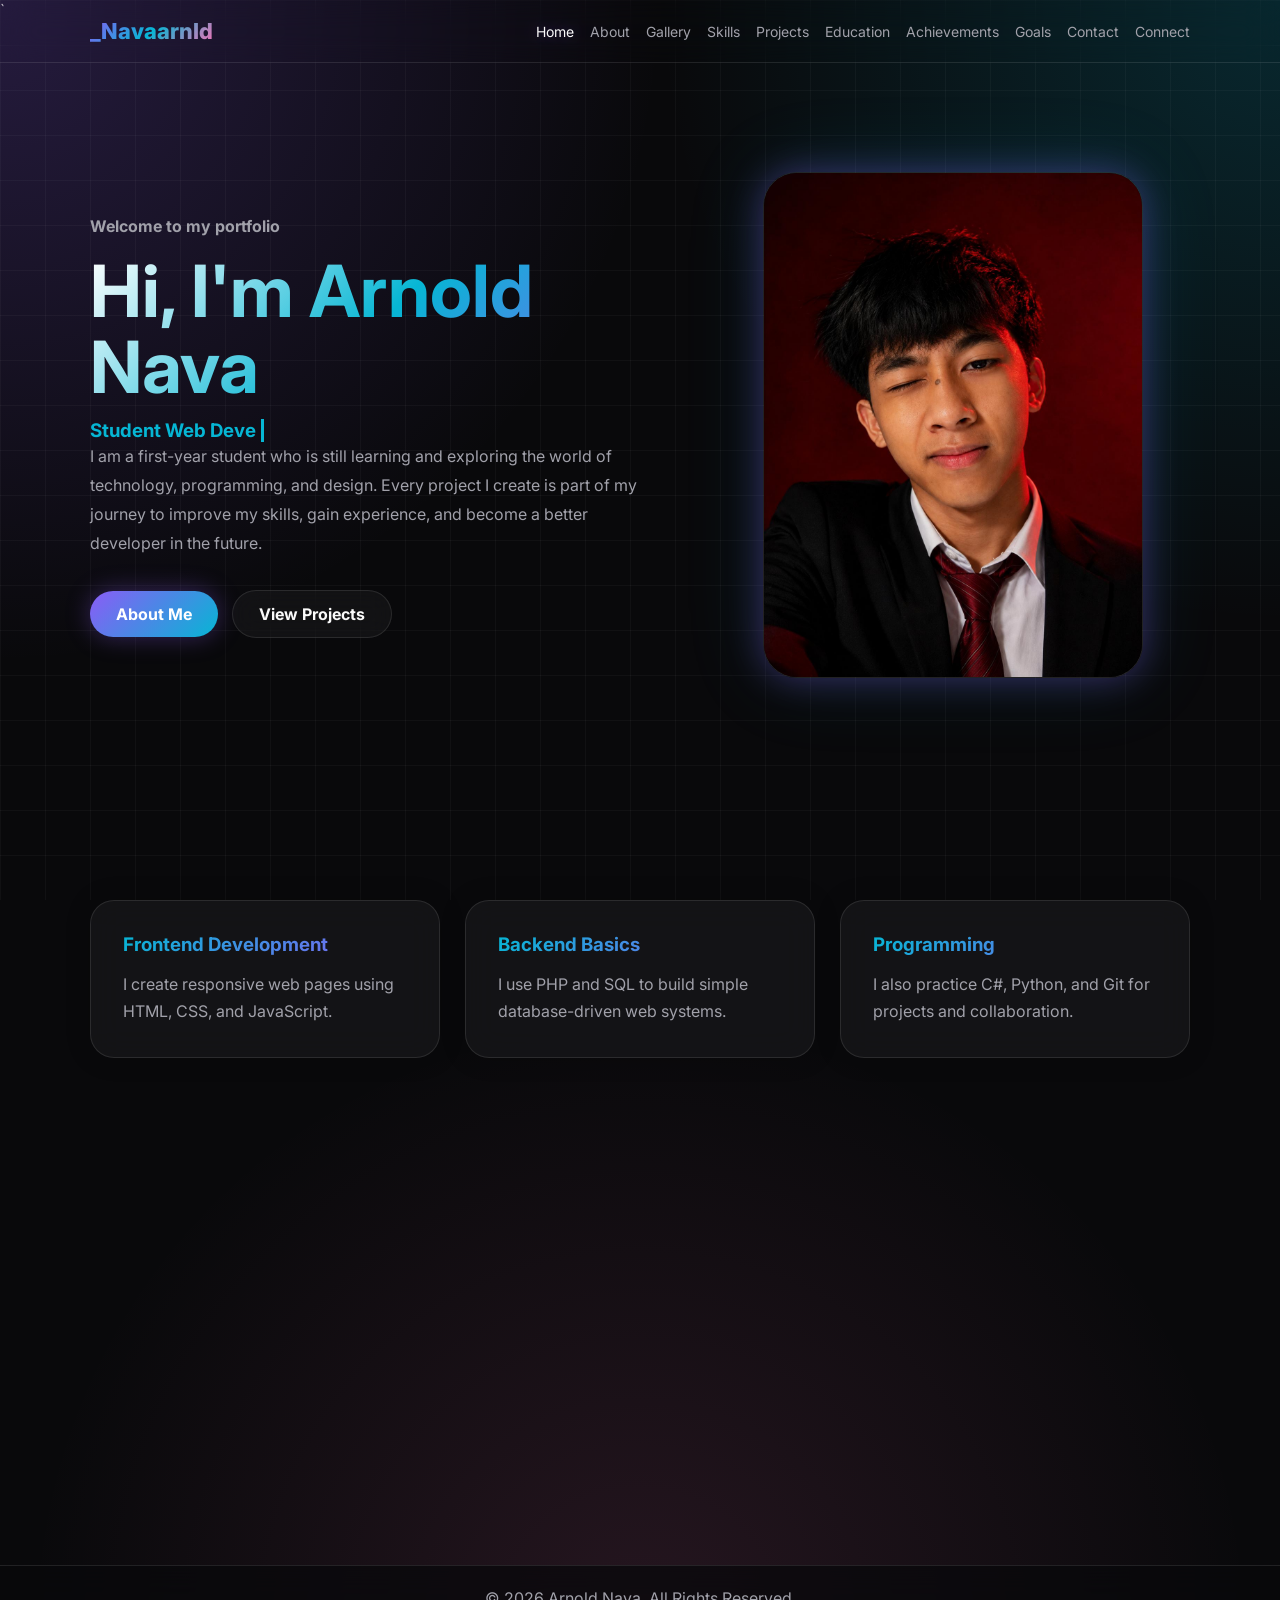
<file: index.html>
<!doctype html>
<html lang="en">
  <head>
    <meta charset="UTF-8" />
    <meta name="viewport" content="width=device-width, initial-scale=1.0" />
    <title>Arnold Nava | Personal Portfolio</title>

    <link rel="stylesheet" href="src/css/style.css" />
  </head>

  <body>
    <header>
      <nav class="navbar">
        <h2 class="logo">_Navaarnld</h2>

        <input type="checkbox" id="menu-toggle" />

        <label for="menu-toggle" class="burger">
          <span></span>
          <span></span>
          <span></span>
        </label>

        <ul class="nav-links">
          <li><a href="index.html" class="active">Home</a></li>
          <li><a href="pages/about.html">About</a></li>
          <li><a href="pages/gallery.html">Gallery</a></li>
          <li><a href="pages/skills.html">Skills</a></li>
          <li><a href="pages/projects.html">Projects</a></li>
          <li><a href="pages/education.html">Education</a></li>
          <li><a href="pages/achievements.html">Achievements</a></li>
          <li><a href="pages/goals.html">Goals</a></li>
          <li><a href="pages/contact.html">Contact</a></li>
          <li><a href="pages/connect.html">Connect</a></li>
        </ul>
      </nav>`
    </header>

    <main>
      <section class="hero reveal">
        <div class="hero-text">
          <p class="small-title">Welcome to my portfolio</p>

          <h1>Hi, I'm Arnold Nava</h1>

          <h3><span class="typing"></span></h3>

          <p>
            I am a first-year student who is still learning and exploring the
            world of technology, programming, and design. Every project I create
            is part of my journey to improve my skills, gain experience, and
            become a better developer in the future.
          </p>

          <div class="buttons">
            <a href="pages/about.html" class="btn">About Me</a>
            <a href="pages/projects.html" class="btn-outline">View Projects</a>
          </div>
        </div>

        <div class="hero-image">
          <img src="src/img/profile2.jpg" alt="Arnold Nava Profile Picture" />
        </div>
      </section>

      <section class="cards reveal">
        <div class="card">
          <h3>Frontend Development</h3>
          <p>
            I create responsive web pages using HTML, CSS, and JavaScript.
          </p>
        </div>

        <div class="card">
          <h3>Backend Basics</h3>
          <p>
            I use PHP and SQL to build simple database-driven web systems.
          </p>
        </div>

        <div class="card">
          <h3>Programming</h3>
          <p>
            I also practice C#, Python, and Git for projects and collaboration.
          </p>
        </div>
      </section>

      <section class="page-section reveal">
        <p class="small-title">Featured Skills</p>

        <h2 class="page-title">What I Can Do</h2>

        <div class="grid">
          <div class="card">
            <h3>Web Design</h3>
            <p>
              I can design clean layouts, responsive sections, and modern UI
              components.
            </p>
          </div>

          <div class="card">
            <h3>Web Development</h3>
            <p>
              I can build pages and basic systems using HTML, CSS, JavaScript,
              PHP, and SQL.
            </p>
          </div>

          <div class="card">
            <h3>Learning Mindset</h3>
            <p>
              I continue improving through practice, debugging, and building
              school projects.
            </p>
          </div>
        </div>
      </section>
    </main>

    <footer>
      <p>© 2026 Arnold Nava. All Rights Reserved.</p>
    </footer>

    <script src="src/js/main.js"></script>
  </body>
</html>
</file>
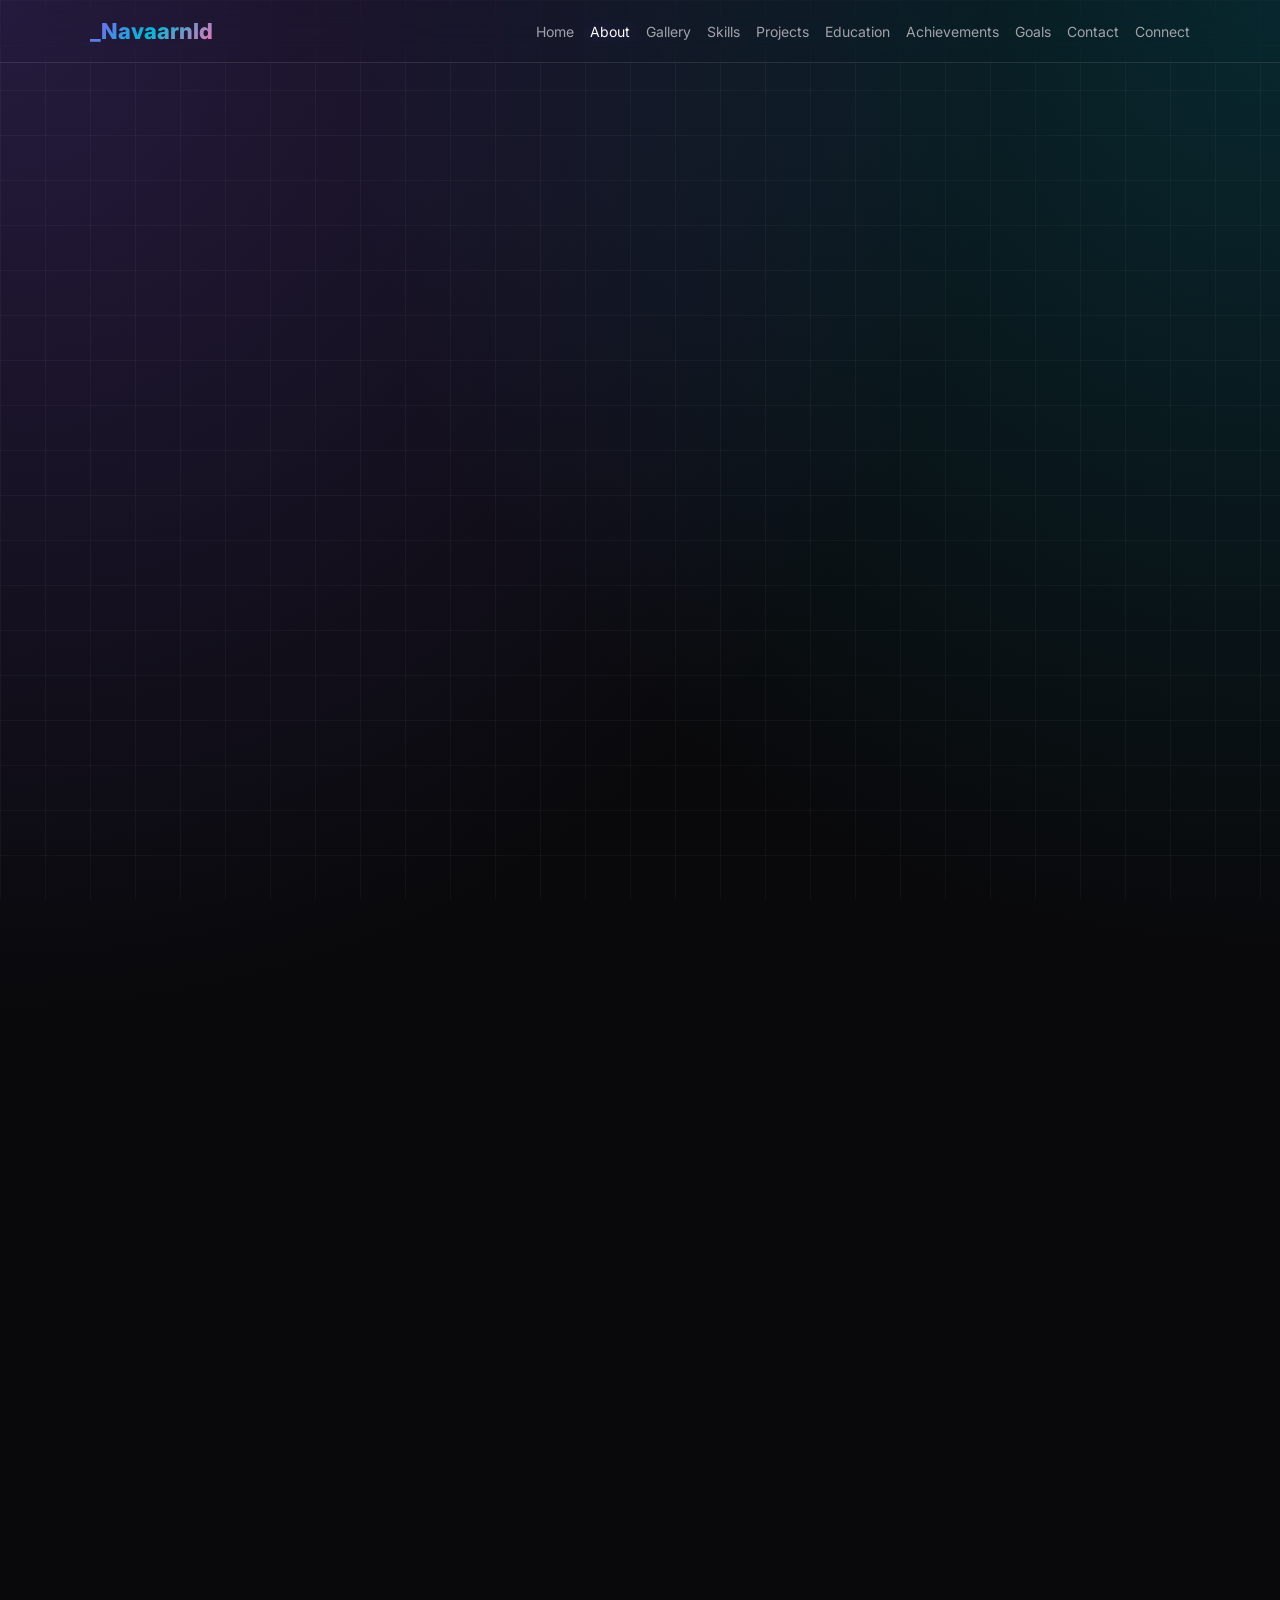
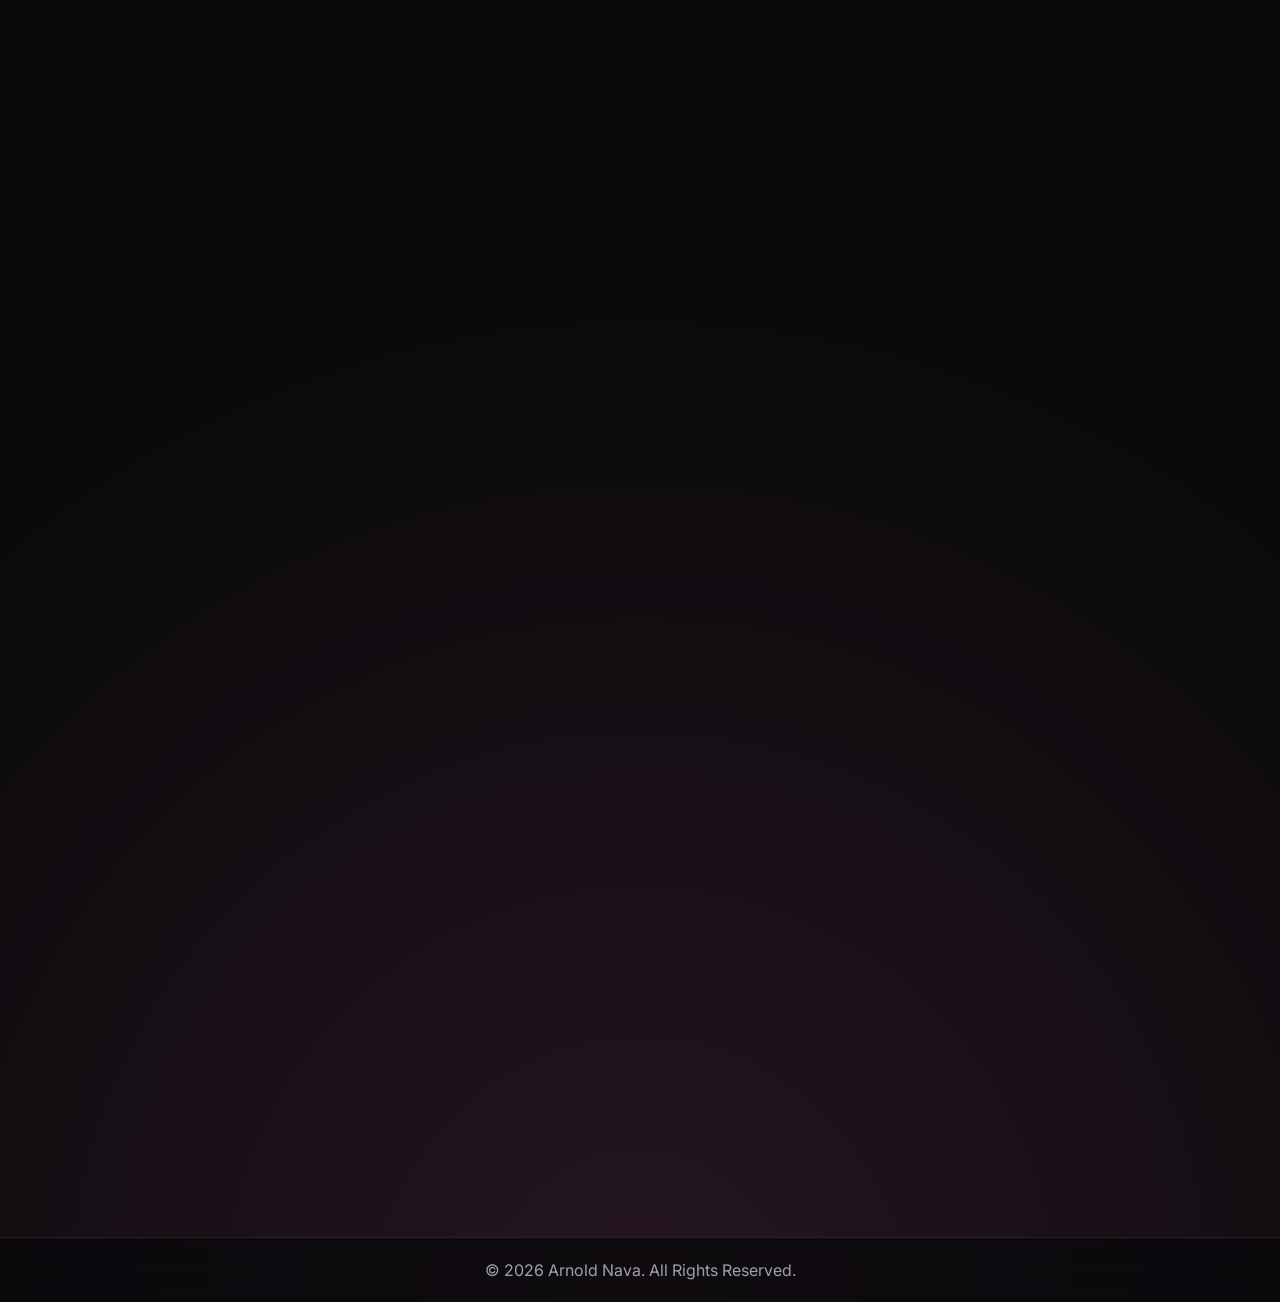
<file: pages/about.html>
<!doctype html>
<html lang="en">
  <head>
    <meta charset="UTF-8" />
    <meta name="viewport" content="width=device-width, initial-scale=1.0" />
    <title>About Me | Arnold Nava</title>

    <link rel="stylesheet" href="../src/css/style.css" />
    <link rel="stylesheet" href="../src/css/about.css" />
  </head>

  <body>
    <header>
      <nav class="navbar">
        <h2 class="logo">_Navaarnld</h2>

        <input type="checkbox" id="menu-toggle" />

        <label for="menu-toggle" class="burger">
          <span></span>
          <span></span>
          <span></span>
        </label>

        <ul class="nav-links">
          <li><a href="../index.html">Home</a></li>
          <li><a href="about.html" class="active">About</a></li>
          <li><a href="gallery.html">Gallery</a></li>
          <li><a href="skills.html">Skills</a></li>
          <li><a href="projects.html">Projects</a></li>
          <li><a href="education.html">Education</a></li>
          <li><a href="achievements.html">Achievements</a></li>
          <li><a href="goals.html">Goals</a></li>
          <li><a href="contact.html">Contact</a></li>
          <li><a href="connect.html">Connect</a></li>
        </ul>
      </nav>
    </header>

    <section class="about-hero reveal">
      <div class="about-image">
        <img src="../src/img/profile.jpg" alt="Profile Picture" />
      </div>

      <div class="about-content">
        <p class="small-title">About Me</p>
        <h1>Who Am I?</h1>

        <p>
          Hello! My name is Arnold Nava, and I am an 1st Year student at 
          Clark College of Science and Technology (CCST). 
          I am passionate about web development, system design, 
          and creating user-friendly websites. 
          I enjoy learning new technologies and improving my creativity through coding and design.
        </p>

        

        <div class="about-tags">
          <span>Creative</span>
          <span>Responsive Design</span>
          <span>Student Developer</span>
          <span>Frontend Enthusiast</span>
          <span>Backend Basics</span>
        </div>
      </div>
    </section>

    <section class="bio-section reveal">
      <div class="info-card">
        <h2>Brief Biography</h2>
        <p>
          I am a student who is interested in web development, system design,
          and creating user-friendly websites. I enjoy learning new technologies
          and improving my creativity through coding and design.
        </p>
      </div>

      <div class="info-card">
        <h2>Educational Background</h2>
        <p>
          I am currently studying at Clark College of Science and Technology
          (CCST), where I continue to improve my skills in programming, web
          design, and software development.
        </p>
      </div>

      <div class="info-card">
        <h2>Career Goals & Interests</h2>
        <p>
          My goal is to become a successful full-stack web developer and create
          modern systems and websites that can help people and businesses solve
          real-world problems.
        </p>
      </div>
    </section>

    <section class="timeline-section reveal">
      <p class="small-title">My Journey</p>
      <h2 class="page-title">Learning Timeline</h2>

      <div class="timeline">
        <div class="timeline-item reveal">
          <div class="circle"></div>
          <div class="timeline-content">
            <h3>Started Learning HTML & CSS</h3>
            <p>
              Learned the fundamentals of webpage structure, layouts, responsive
              design, and modern UI styling.
            </p>
          </div>
        </div>

        <div class="timeline-item reveal">
          <div class="circle"></div>
          <div class="timeline-content">
            <h3>Learned Basic JavaScript</h3>
            <p>
              Explored basic interactivity, animations, DOM manipulation, and
              user experience improvements using JavaScript.
            </p>
          </div>
        </div>

        <div class="timeline-item reveal">
          <div class="circle"></div>
          <div class="timeline-content">
            <h3>Explored PHP Basics</h3>
            <p>
              Learned backend fundamentals such as forms, sessions,
              authentication, and connecting websites to databases.
            </p>
          </div>
        </div>

        <div class="timeline-item reveal">
          <div class="circle"></div>
          <div class="timeline-content">
            <h3>Studied SQL & Databases</h3>
            <p>
              Practiced database management using MySQL including CRUD
              operations, tables, queries, and data relationships.
            </p>
          </div>
        </div>

        <div class="timeline-item reveal">
          <div class="circle"></div>
          <div class="timeline-content">
            <h3>Still progressing and learning</h3>
            <p>
              “I am continuously learning and progressing through practice, creativity, and real-world projects. As a first-year student, I strive to improve my knowledge and build systems that reflect my passion for technology and innovation.”
            </p>
          </div>
        </div>
      </div>
    </section>

    <section class="about-cta reveal">
      <h2>Want to explore more?</h2>
      <p>
        Check out my gallery, skills, projects, and future goals throughout my
        portfolio website.
      </p>

      <a href="skills.html" class="btn">Explore Skills</a>
    </section>

    <footer>
      <p>© 2026 Arnold Nava. All Rights Reserved.</p>
    </footer>

    <script src="../src/js/main.js"></script>
  </body>
</html>
</file>
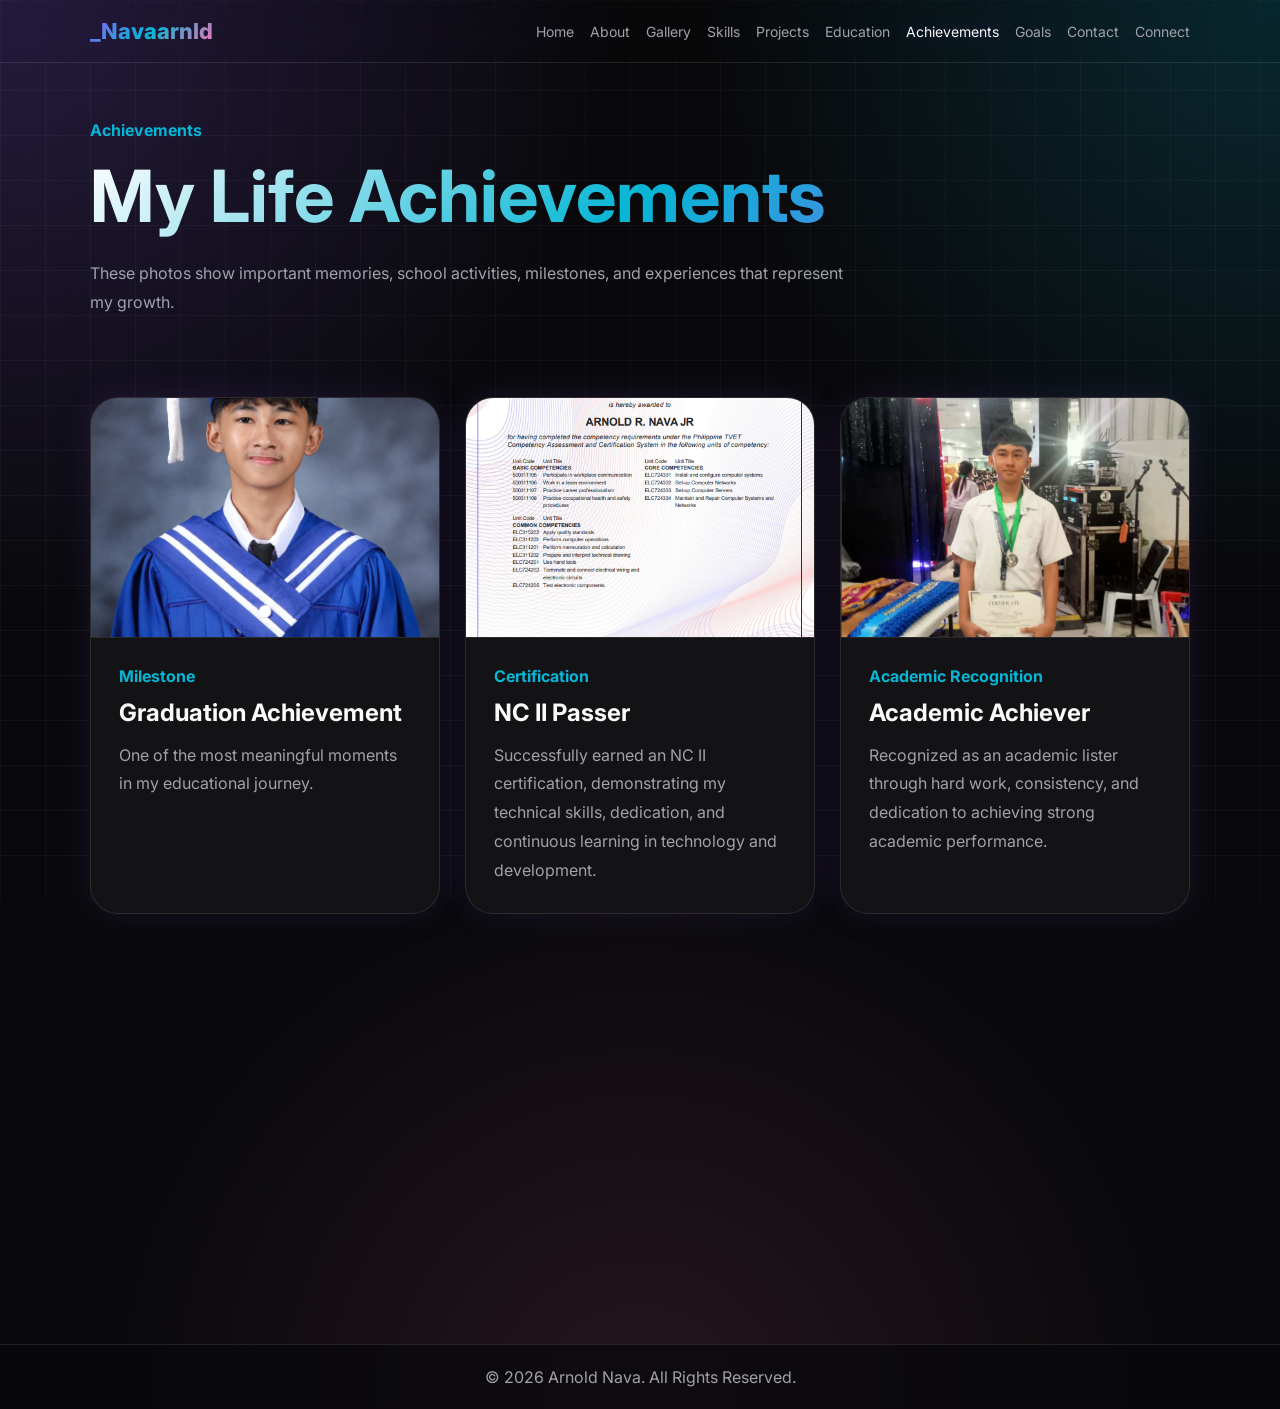
<file: pages/achievements.html>
<!doctype html>
<html lang="en">
  <head>
    <meta charset="UTF-8" />
    <meta name="viewport" content="width=device-width, initial-scale=1.0" />

    <title>Achievements | Arnold Nava</title>

    <link rel="stylesheet" href="../src/css/style.css" />
    <link rel="stylesheet" href="../src/css/achievements.css" />
  </head>

  <body>
    <header>
      <nav class="navbar">
        <h2 class="logo">_Navaarnld</h2>

        <input type="checkbox" id="menu-toggle" />

        <label for="menu-toggle" class="burger">
          <span></span>
          <span></span>
          <span></span>
        </label>

        <ul class="nav-links">
          <li><a href="../index.html">Home</a></li>
          <li><a href="about.html">About</a></li>
          <li><a href="gallery.html">Gallery</a></li>
          <li><a href="skills.html">Skills</a></li>
          <li><a href="projects.html">Projects</a></li>
          <li><a href="education.html">Education</a></li>
          <li><a href="achievements.html" class="active">Achievements</a></li>
          <li><a href="goals.html">Goals</a></li>
          <li><a href="contact.html">Contact</a></li>
          <li><a href="connect.html">Connect</a></li>
        </ul>
      </nav>
    </header>

    <main>
      <section class="achievements-hero reveal">
        <p class="small-title">Achievements</p>

        <h1>My Life Achievements</h1>

        <p class="hero-text">
          These photos show important memories, school activities, milestones,
          and experiences that represent my growth.
        </p>
      </section>

      <section class="achievements-section reveal">
        <div class="achievements-grid">
          <!-- Graduation -->
          <div class="achievement-card">
            <div class="achievement-image">
              <img src="../src/img/grad.jpg" alt="Graduation achievement" />
            </div>

            <div class="achievement-content">
              <span>Milestone</span>

              <h3>Graduation Achievement</h3>

              <p>
                One of the most meaningful moments in my educational journey.
              </p>
            </div>
          </div>

          <!-- NC II -->
          <div class="achievement-card">
            <div class="achievement-image">
              <img src="../src/img/nc2.png" alt="NC II Certificate" />
            </div>

            <div class="achievement-content">
              <span>Certification</span>

              <h3>NC II Passer</h3>

              <p>
                Successfully earned an NC II certification, demonstrating my
                technical skills, dedication, and continuous learning in
                technology and development.
              </p>
            </div>
          </div>

          <!-- Academic Recognition -->
          <div class="achievement-card">
            <div class="achievement-image">
              <img src="../src/img/recog.png" alt="Academic Recognition" />
            </div>

            <div class="achievement-content">
              <span>Academic Recognition</span>

              <h3>Academic Achiever</h3>

              <p>
                Recognized as an academic lister through hard work, consistency,
                and dedication to achieving strong academic performance.
              </p>
            </div>
          </div>
        </div>
      </section>

      <section class="achievement-quote reveal">
        <div class="quote-card">
          <h2>“Small progress every day becomes big achievements.”</h2>

          <p>
            Every project and challenge helps me become a better developer and
            learner.
          </p>
        </div>
      </section>
    </main>

    <footer>
      <p>© 2026 Arnold Nava. All Rights Reserved.</p>
    </footer>

    <script src="../src/js/main.js"></script>
  </body>
</html>
</file>
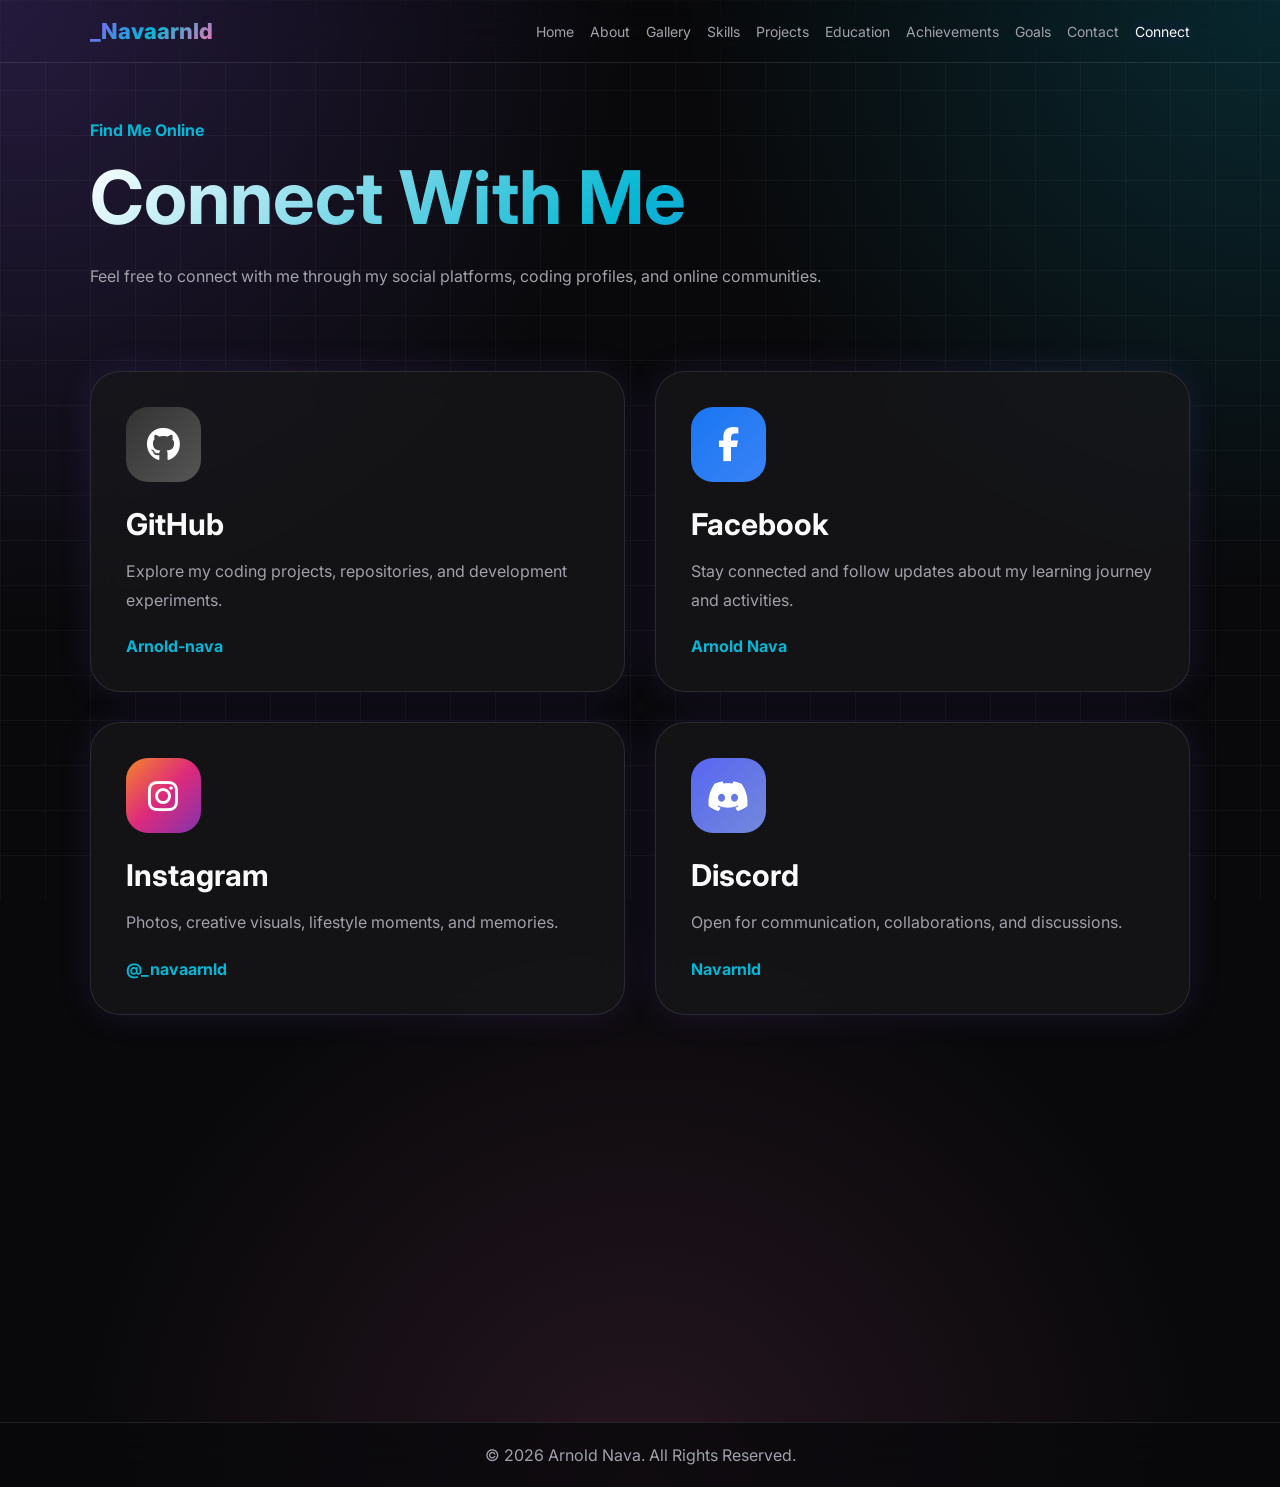
<file: pages/connect.html>
<!doctype html>
<html lang="en">

<head>
  <meta charset="UTF-8" />
  <meta name="viewport" content="width=device-width, initial-scale=1.0" />

  <title>Connect With Me | Arnold Nava</title>

  <link rel="stylesheet" href="../src/css/style.css" />
  <link rel="stylesheet" href="../src/css/connect.css" />

  <link rel="stylesheet"
    href="https://cdnjs.cloudflare.com/ajax/libs/font-awesome/6.5.2/css/all.min.css" />
</head>

<body>

  <header>
    <nav class="navbar">

      <h2 class="logo">_Navaarnld</h2>

      <input type="checkbox" id="menu-toggle" />

      <label for="menu-toggle" class="burger">
        <span></span>
        <span></span>
        <span></span>
      </label>

      <ul class="nav-links">
        <li><a href="../index.html">Home</a></li>
        <li><a href="about.html">About</a></li>
        <li><a href="gallery.html">Gallery</a></li>
        <li><a href="skills.html">Skills</a></li>
        <li><a href="projects.html">Projects</a></li>
        <li><a href="education.html">Education</a></li>
        <li><a href="achievements.html">Achievements</a></li>
        <li><a href="goals.html">Goals</a></li>
        <li><a href="contact.html">Contact</a></li>
        <li><a href="connect.html" class="active">Connect</a></li>
      </ul>

    </nav>
  </header>

  <main>

    <!-- HERO -->
    <section class="connect-hero reveal">

      <p class="small-title">Find Me Online</p>

      <h1>Connect With Me</h1>

      <p class="hero-text">
        Feel free to connect with me through my social platforms,
        coding profiles, and online communities.
      </p>

    </section>

    <!-- CONNECT CARDS -->
    <section class="connect-section reveal">

      <div class="connect-grid">

        <!-- GITHUB -->
        <a href="https://github.com/Arnold-nava" target="_blank" class="connect-card">

          <div class="connect-icon github">
            <i class="fa-brands fa-github"></i>
          </div>

          <h3>GitHub</h3>

          <p>
            Explore my coding projects,
            repositories, and development experiments.
          </p>

          <span>Arnold-nava</span>

        </a>

        <!-- FACEBOOK -->
        <a href="https://www.facebook.com/arnold.j.nava" target="_blank" class="connect-card">

          <div class="connect-icon facebook">
            <i class="fa-brands fa-facebook-f"></i>
          </div>

          <h3>Facebook</h3>

          <p>
            Stay connected and follow updates
            about my learning journey and activities.
          </p>

          <span>Arnold Nava</span>

        </a>

        <!-- INSTAGRAM -->
        <a href="https://www.instagram.com/_navaarnld/" target="_blank" class="connect-card">

          <div class="connect-icon instagram">
            <i class="fa-brands fa-instagram"></i>
          </div>

          <h3>Instagram</h3>

          <p>
            Photos, creative visuals,
            lifestyle moments, and memories.
          </p>

          <span>@_navaarnld</span>

        </a>

        <!-- DISCORD -->
        <a href="https://discordapp.com/users/1293366583208710145" target="_blank" class="connect-card">

          <div class="connect-icon discord">
            <i class="fa-brands fa-discord"></i>
          </div>

          <h3>Discord</h3>

          <p>
            Open for communication,
            collaborations, and discussions.
          </p>

          <span>Navarnld</span>

        </a>

      </div>

    </section>

    <!-- STATUS -->
    <section class="status-section reveal">

      <div class="status-card">

        <h2>Currently Learning</h2>

        <p>
          Improving my frontend, backend,
          UI/UX, and system development skills
          while building projects and exploring
          modern technologies.
        </p>

      </div>

    </section>

  </main>

  <footer>
    <p>© 2026 Arnold Nava. All Rights Reserved.</p>
  </footer>

  <script src="../src/js/main.js"></script>

</body>

</html>
</file>
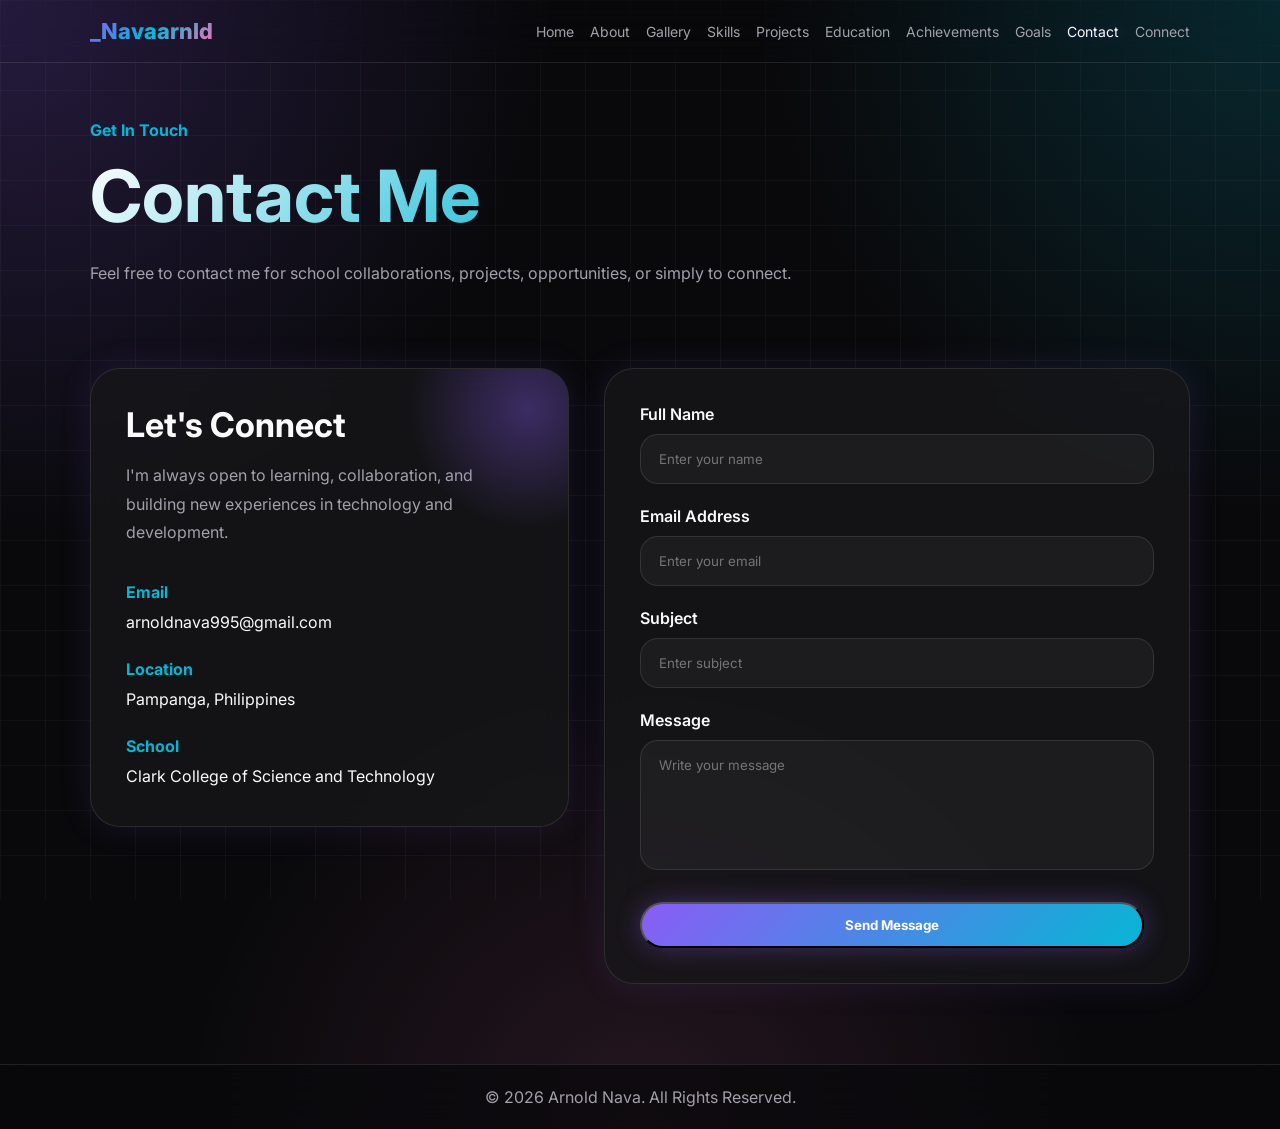
<file: pages/contact.html>
<!doctype html>
<html lang="en">

<head>
  <meta charset="UTF-8" />
  <meta name="viewport" content="width=device-width, initial-scale=1.0" />

  <title>Contact | Arnold Nava</title>

  <link rel="stylesheet" href="../src/css/style.css" />
  <link rel="stylesheet" href="../src/css/contact.css" />
</head>

<body>

  <header>
    <nav class="navbar">

      <h2 class="logo">_Navaarnld</h2>

      <input type="checkbox" id="menu-toggle" />

      <label for="menu-toggle" class="burger">
        <span></span>
        <span></span>
        <span></span>
      </label>

      <ul class="nav-links">
        <li><a href="../index.html">Home</a></li>
        <li><a href="about.html">About</a></li>
        <li><a href="gallery.html">Gallery</a></li>
        <li><a href="skills.html">Skills</a></li>
        <li><a href="projects.html">Projects</a></li>
        <li><a href="education.html">Education</a></li>
        <li><a href="achievements.html">Achievements</a></li>
        <li><a href="goals.html">Goals</a></li>
        <li><a href="contact.html" class="active">Contact</a></li>
        <li><a href="connect.html">Connect</a></li>
      </ul>

    </nav>
  </header>

  <main>

    <!-- HERO -->
    <section class="contact-hero reveal">

      <p class="small-title">Get In Touch</p>

      <h1>Contact Me</h1>

      <p class="hero-text">
        Feel free to contact me for school collaborations,
        projects, opportunities, or simply to connect.
      </p>

    </section>

    <!-- CONTACT -->
    <section class="contact-section reveal">

      <!-- LEFT -->
      <div class="contact-info">

        <div class="contact-card">

          <div class="contact-glow"></div>

          <h2>Let's Connect</h2>

          <p>
            I'm always open to learning, collaboration,
            and building new experiences in technology
            and development.
          </p>

          <div class="contact-items">

            <div class="contact-item">
              <span>Email</span>
              <p>arnoldnava995@gmail.com</p>
            </div>

            <div class="contact-item">
              <span>Location</span>
              <p>Pampanga, Philippines</p>
            </div>

            <div class="contact-item">
              <span>School</span>
              <p>Clark College of Science and Technology</p>
            </div>

          </div>

        </div>

      </div>

      <!-- RIGHT -->
      <div class="contact-form-box">

        <form class="contact-form">

          <div class="input-group">
            <label>Full Name</label>
            <input type="text" placeholder="Enter your name">
          </div>

          <div class="input-group">
            <label>Email Address</label>
            <input type="email" placeholder="Enter your email">
          </div>

          <div class="input-group">
            <label>Subject</label>
            <input type="text" placeholder="Enter subject">
          </div>

          <div class="input-group">
            <label>Message</label>
            <textarea rows="6" placeholder="Write your message"></textarea>
          </div>

          <button type="submit" class="btn">
            Send Message
          </button>

        </form>

      </div>

    </section>

  </main>

  <footer>
    <p>© 2026 Arnold Nava. All Rights Reserved.</p>
  </footer>

  <script src="../src/js/main.js"></script>

</body>
</html>
</file>
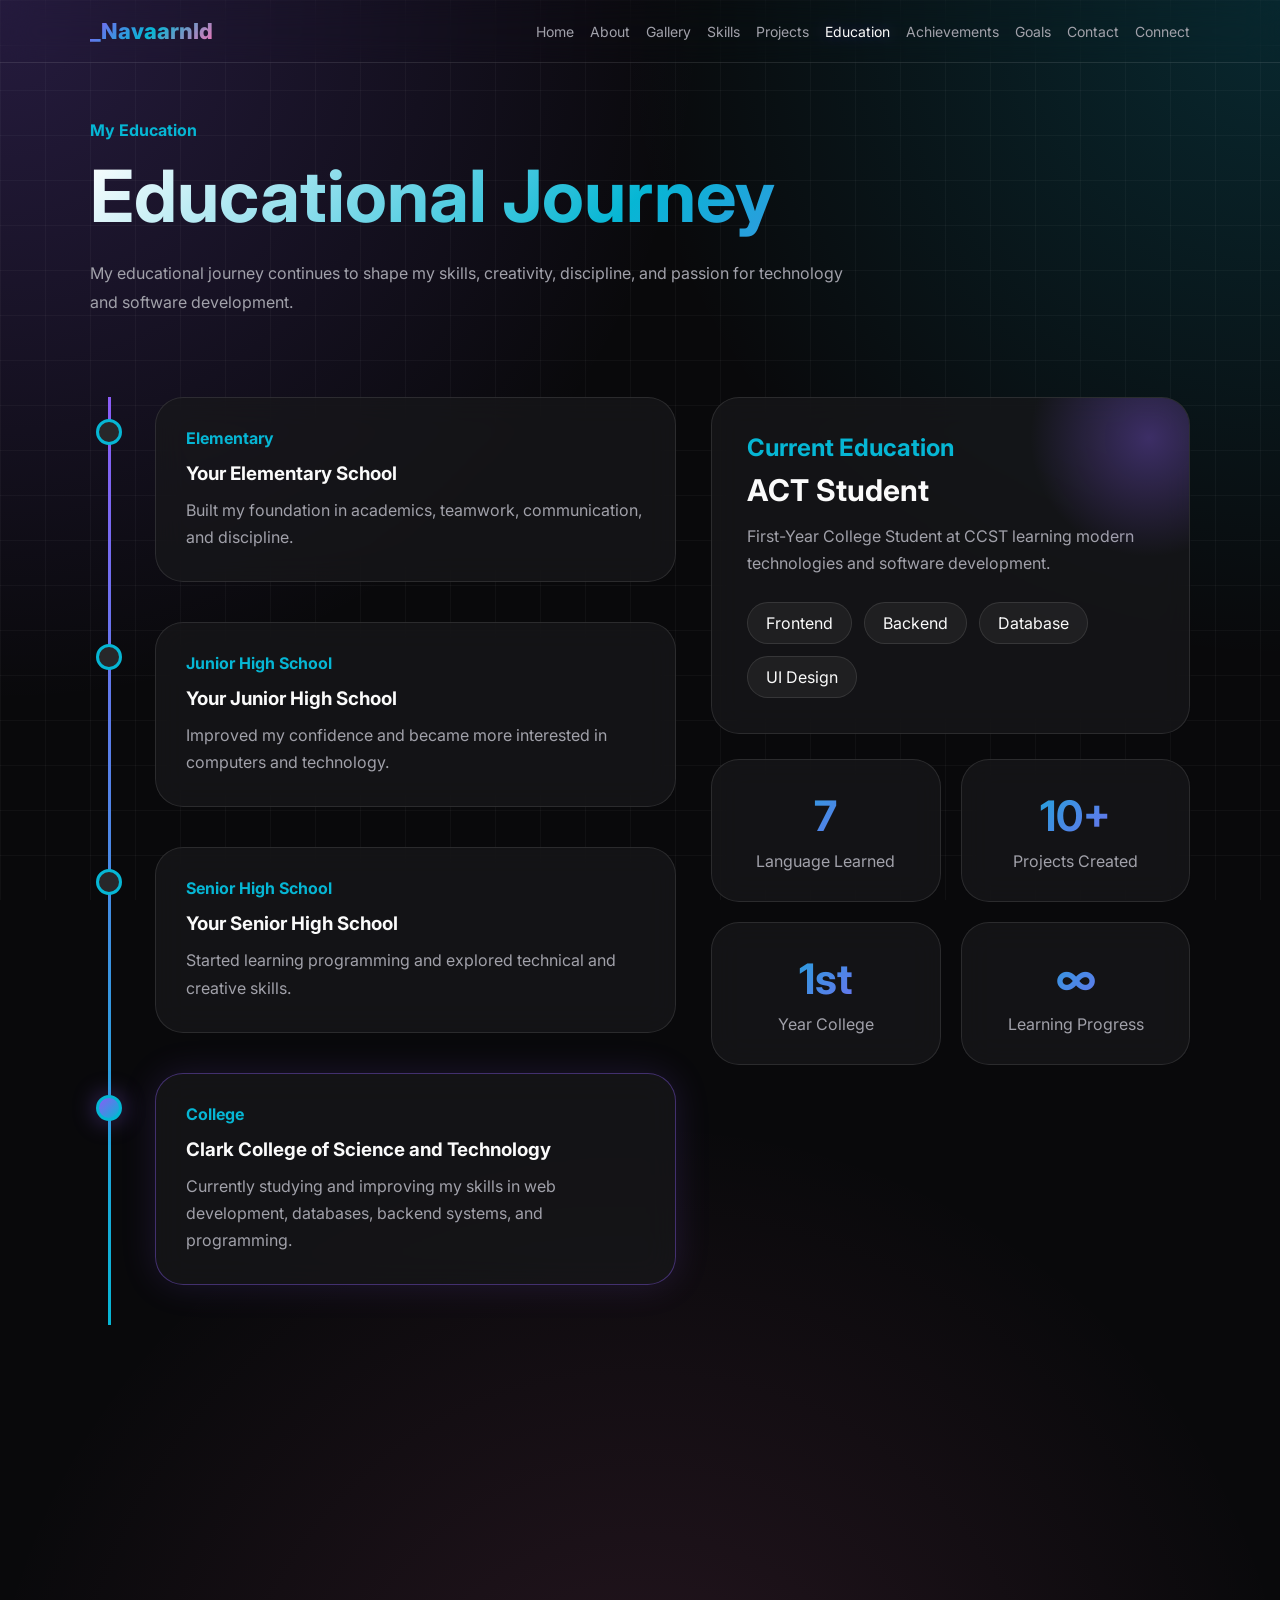
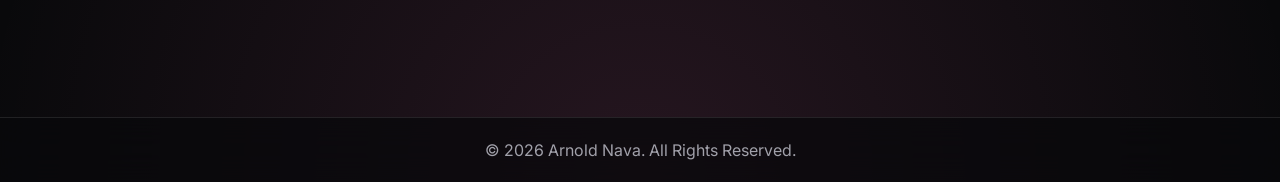
<file: pages/education.html>
<!doctype html>
<html lang="en">

<head>
  <meta charset="UTF-8" />
  <meta name="viewport" content="width=device-width, initial-scale=1.0" />

  <title>Education | Arnold Nava</title>

  <link rel="stylesheet" href="../src/css/style.css" />
  <link rel="stylesheet" href="../src/css/education.css" />
</head>

<body>

  <header>
    <nav class="navbar">

      <h2 class="logo">_Navaarnld</h2>

      <input type="checkbox" id="menu-toggle" />

      <label for="menu-toggle" class="burger">
        <span></span>
        <span></span>
        <span></span>
      </label>

      <ul class="nav-links">
        <li><a href="../index.html">Home</a></li>
        <li><a href="about.html">About</a></li>
        <li><a href="gallery.html">Gallery</a></li>
        <li><a href="skills.html">Skills</a></li>
        <li><a href="projects.html">Projects</a></li>
        <li><a href="education.html" class="active">Education</a></li>
        <li><a href="achievements.html">Achievements</a></li>
        <li><a href="goals.html">Goals</a></li>
        <li><a href="contact.html">Contact</a></li>
        <li><a href="connect.html">Connect</a></li>
      </ul>

    </nav>
  </header>

  <main>

    <!-- HERO -->
    <section class="education-hero reveal">

      <p class="small-title">My Education</p>

      <h1>Educational Journey</h1>

      <p class="hero-text">
        My educational journey continues to shape my skills,
        creativity, discipline, and passion for technology
        and software development.
      </p>

    </section>

    <!-- DASHBOARD -->
    <section class="education-dashboard reveal">

      <!-- LEFT -->
      <div class="timeline-container">

        <div class="timeline-line"></div>

        <div class="timeline-item">
          <div class="timeline-dot"></div>

          <div class="timeline-card">
            <span>Elementary</span>

            <h3>Your Elementary School</h3>

            <p>
              Built my foundation in academics, teamwork,
              communication, and discipline.
            </p>
          </div>
        </div>

        <div class="timeline-item">
          <div class="timeline-dot"></div>

          <div class="timeline-card">
            <span>Junior High School</span>

            <h3>Your Junior High School</h3>

            <p>
              Improved my confidence and became more interested
              in computers and technology.
            </p>
          </div>
        </div>

        <div class="timeline-item">
          <div class="timeline-dot"></div>

          <div class="timeline-card">
            <span>Senior High School</span>

            <h3>Your Senior High School</h3>

            <p>
              Started learning programming and explored
              technical and creative skills.
            </p>
          </div>
        </div>

        <div class="timeline-item">
          <div class="timeline-dot active-dot"></div>

          <div class="timeline-card active-card">
            <span>College</span>

            <h3>Clark College of Science and Technology</h3>

            <p>
              Currently studying and improving my skills in
              web development, databases, backend systems,
              and programming.
            </p>
          </div>
        </div>

      </div>

      <!-- RIGHT -->
      <div class="education-side">

        <div class="school-card">

          <div class="school-glow"></div>

          <h2>Current Education</h2>

          <h3>ACT Student</h3>

          <p>
            First-Year College Student at CCST
            learning modern technologies and
            software development.
          </p>

          <div class="edu-tags">
            <span>Frontend</span>
            <span>Backend</span>
            <span>Database</span>
            <span>UI Design</span>
          </div>

        </div>

        <div class="stats-grid">

          <div class="stat-card">
            <h2>7</h2>
            <p>Language Learned</p>
          </div>

          <div class="stat-card">
            <h2>10+</h2>
            <p>Projects Created</p>
          </div>

          <div class="stat-card">
            <h2>1st</h2>
            <p>Year College</p>
          </div>

          <div class="stat-card">
            <h2>∞</h2>
            <p>Learning Progress</p>
          </div>

        </div>

      </div>

    </section>

    <!-- CURRENT FOCUS -->
    <section class="focus-section reveal">

      <div class="focus-card">

        <h2>Current Learning Focus</h2>

        <p>
          I am currently focused on improving my frontend
          and backend development skills, learning databases,
          creating responsive interfaces, and building useful
          systems and projects.
        </p>

      </div>

    </section>

  </main>

  <footer>
    <p>© 2026 Arnold Nava. All Rights Reserved.</p>
  </footer>

  <script src="../src/js/main.js"></script>

</body>
</html>
</file>
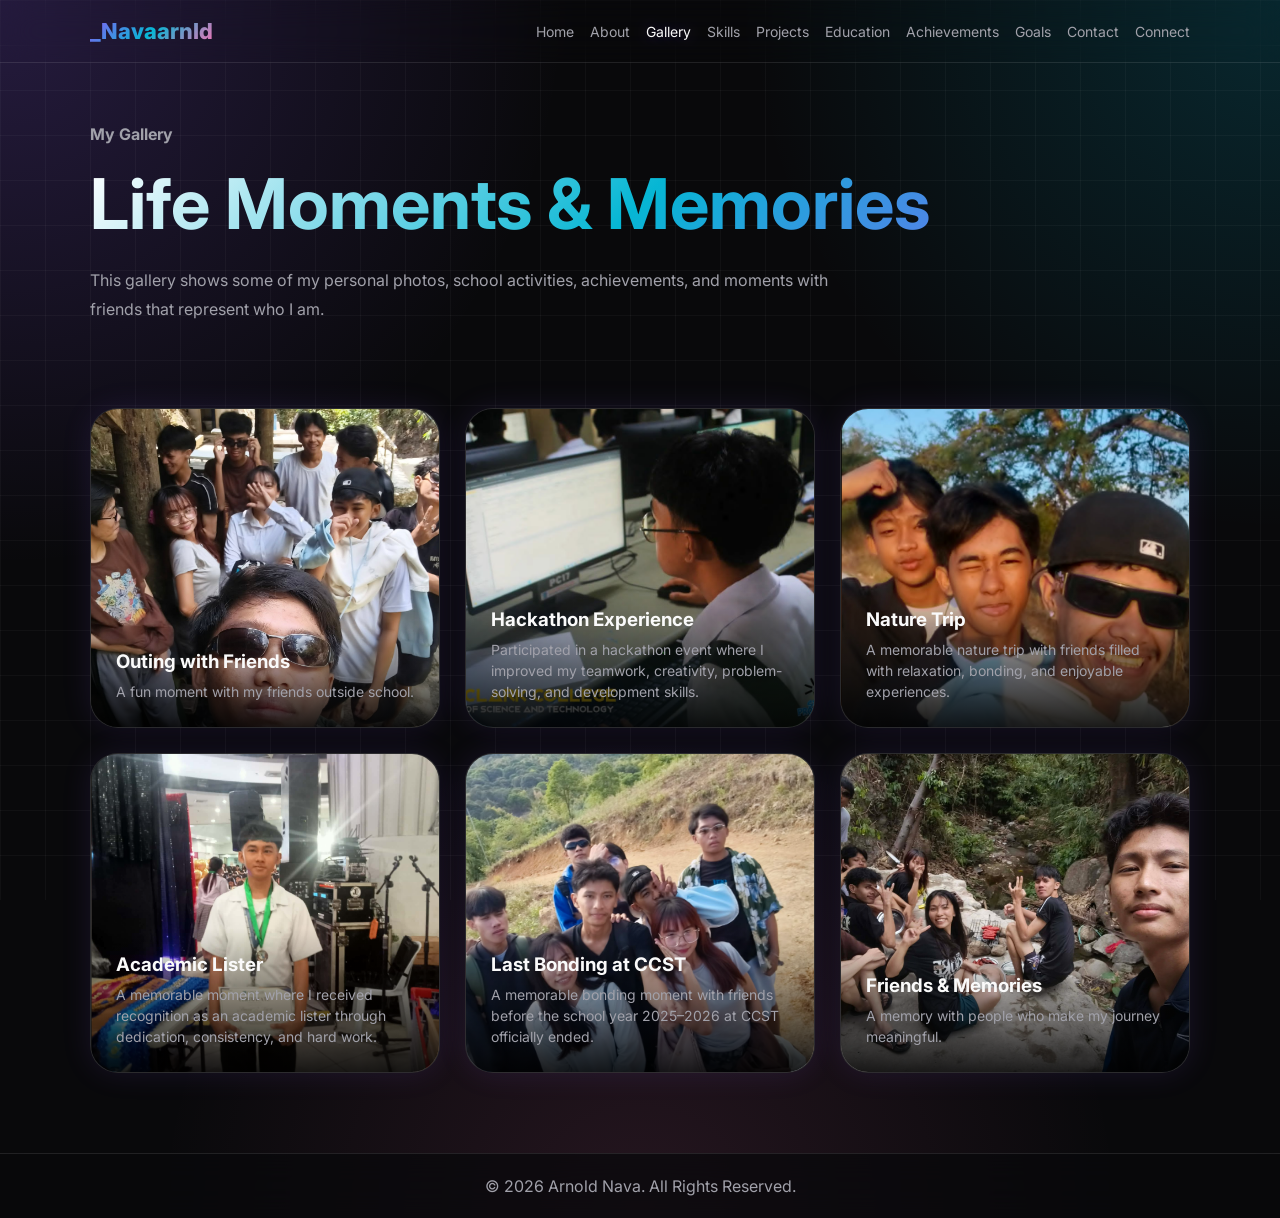
<file: pages/gallery.html>
<!doctype html>
<html lang="en">
  <head>
    <meta charset="UTF-8" />
    <meta name="viewport" content="width=device-width, initial-scale=1.0" />

    <title>Gallery | Arnold Nava</title>

    <link rel="stylesheet" href="../src/css/style.css" />
    <link rel="stylesheet" href="../src/css/gallery.css" />
  </head>

  <body>
    <header>
      <nav class="navbar">
        <h2 class="logo">_Navaarnld</h2>

        <input type="checkbox" id="menu-toggle" />

        <label for="menu-toggle" class="burger">
          <span></span>
          <span></span>
          <span></span>
        </label>

        <ul class="nav-links">
          <li><a href="../index.html">Home</a></li>
          <li><a href="about.html">About</a></li>
          <li><a href="gallery.html" class="active">Gallery</a></li>
          <li><a href="skills.html">Skills</a></li>
          <li><a href="projects.html">Projects</a></li>
          <li><a href="education.html">Education</a></li>
          <li><a href="achievements.html">Achievements</a></li>
          <li><a href="goals.html">Goals</a></li>
          <li><a href="contact.html">Contact</a></li>
          <li><a href="connect.html">Connect</a></li>
        </ul>
      </nav>
    </header>

    <main>
      <section class="gallery-hero reveal">
        <p class="small-title">My Gallery</p>

        <h1>Life Moments & Memories</h1>

        <p>
          This gallery shows some of my personal photos, school activities,
          achievements, and moments with friends that represent who I am.
        </p>
      </section>

      <section class="gallery-section reveal">
        <div class="gallery-grid">
          <div class="gallery-card">
            <img src="../src/img/friends1.jpg" alt="Friends outing" />
            <div class="gallery-info">
              <h3>Outing with Friends</h3>
              <p>A fun moment with my friends outside school.</p>
            </div>
          </div>

          <div class="gallery-card">
            <img src="../src/img/hackathon.png" alt="Hackathon Event" />

            <div class="gallery-info">
              <h3>Hackathon Experience</h3>

              <p>
                Participated in a hackathon event where I improved my teamwork,
                creativity, problem-solving, and development skills.
              </p>
            </div>
          </div>

          <div class="gallery-card">
            <img src="../src/img/friends3.png" alt="Nature Trip" />

            <div class="gallery-info">
              <h3>Nature Trip</h3>

              <p>
                A memorable nature trip with friends filled with relaxation,
                bonding, and enjoyable experiences.
              </p>
            </div>
          </div>

          <div class="gallery-card">
            <img src="../src/img/recog.png" alt="Academic Lister Recognition" />

            <div class="gallery-info">
              <h3>Academic Lister</h3>

              <p>
                A memorable moment where I received recognition as an academic
                lister through dedication, consistency, and hard work.
              </p>
            </div>
          </div>

          <div class="gallery-card">
            <img src="../src/img/friends4.png" alt="Last Bonding at CCST" />

            <div class="gallery-info">
              <h3>Last Bonding at CCST</h3>

              <p>
                A memorable bonding moment with friends before the school year
                2025–2026 at CCST officially ended.
              </p>
            </div>
          </div>

          <div class="gallery-card">
            <img src="../src/img/friends2.jpg" alt="Friends memory" />
            <div class="gallery-info">
              <h3>Friends & Memories</h3>
              <p>A memory with people who make my journey meaningful.</p>
            </div>
          </div>
        </div>
      </section>
    </main>

    <footer>
      <p>© 2026 Arnold Nava. All Rights Reserved.</p>
    </footer>

    <script src="../src/js/main.js"></script>
  </body>
</html>
</file>
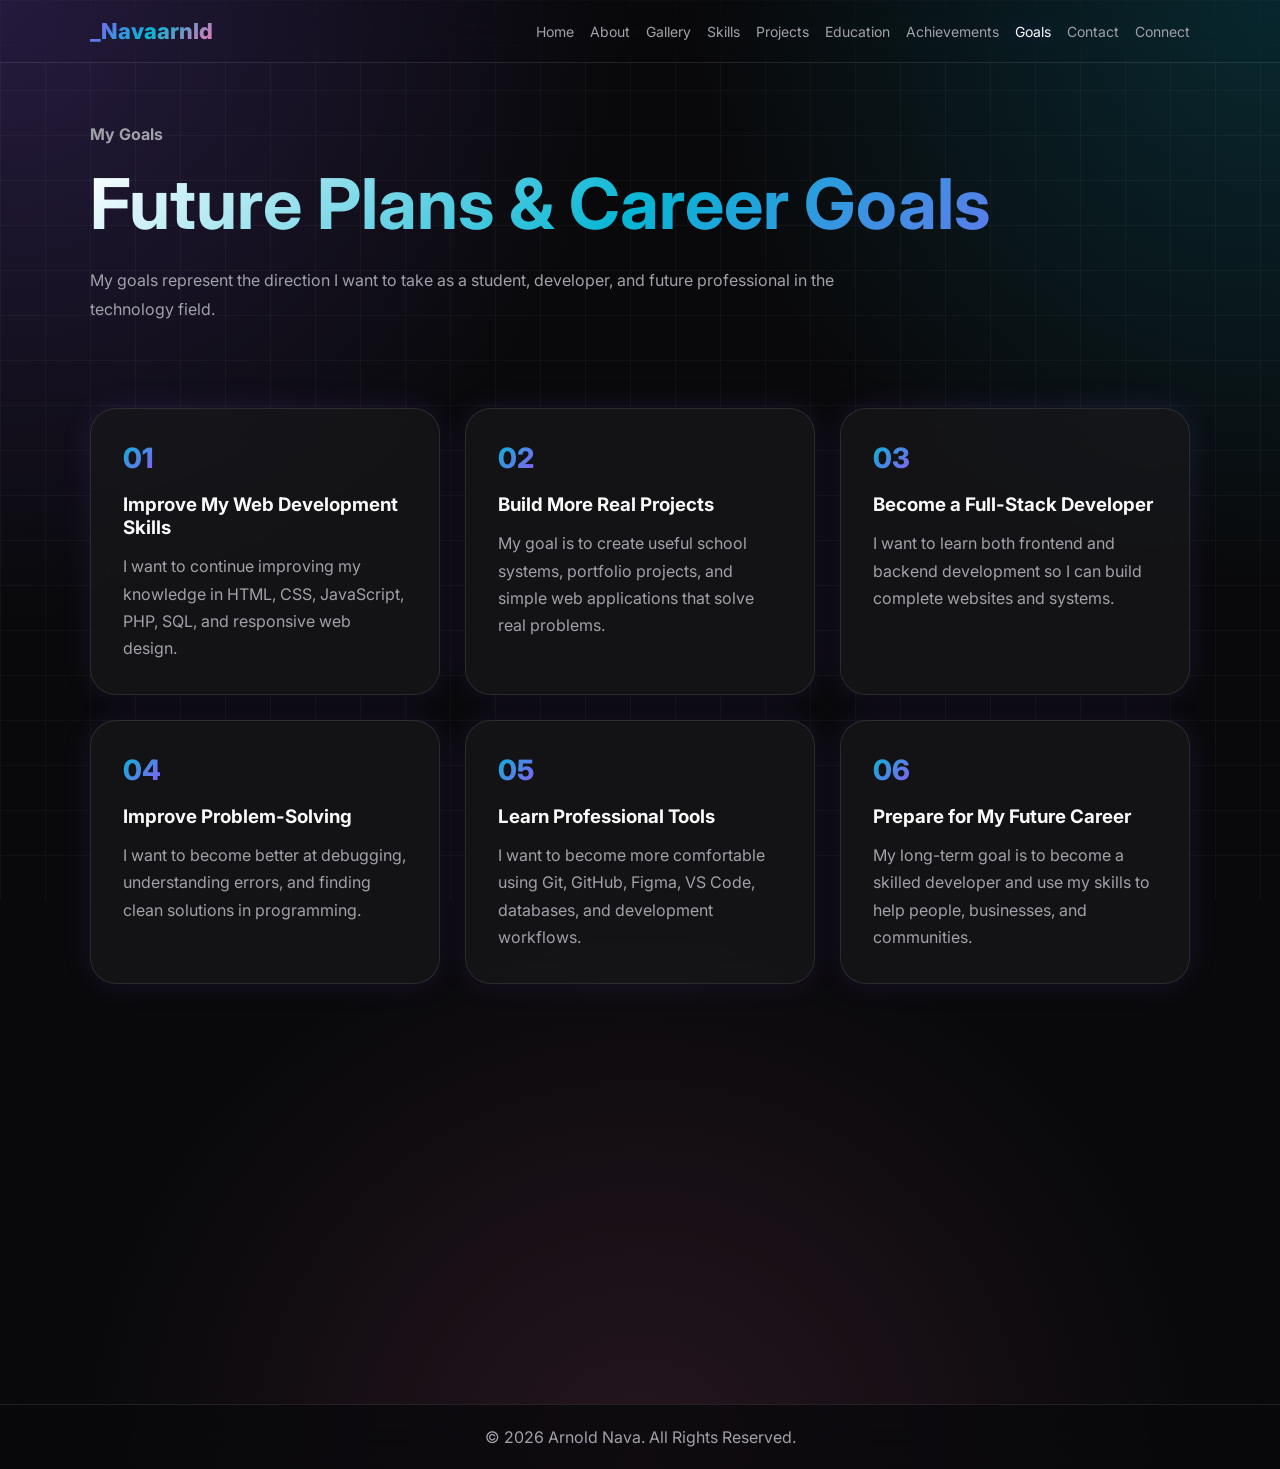
<file: pages/goals.html>
<!doctype html>
<html lang="en">

<head>
    <meta charset="UTF-8" />
    <meta name="viewport" content="width=device-width, initial-scale=1.0" />

    <title>Goals | Arnold Nava</title>

    <link rel="stylesheet" href="../src/css/style.css" />
    <link rel="stylesheet" href="../src/css/goal.css" />
</head>

<body>
    <header>
        <nav class="navbar">
            <h2 class="logo">_Navaarnld</h2>

            <input type="checkbox" id="menu-toggle" />

            <label for="menu-toggle" class="burger">
                <span></span>
                <span></span>
                <span></span>
            </label>

            <ul class="nav-links">
                <li><a href="../index.html">Home</a></li>
                <li><a href="about.html">About</a></li>
                <li><a href="gallery.html">Gallery</a></li>
                <li><a href="skills.html">Skills</a></li>
                <li><a href="projects.html">Projects</a></li>
                <li><a href="education.html">Education</a></li>
                <li><a href="achievements.html">Achievements</a></li>
                <li><a href="goals.html" class="active">Goals</a></li>
                <li><a href="contact.html">Contact</a></li>
                <li><a href="connect.html">Connect</a></li>
            </ul>
        </nav>
    </header>

    <main>
        <section class="goals-hero reveal">
            <p class="small-title">My Goals</p>

            <h1>Future Plans & Career Goals</h1>

            <p>
                My goals represent the direction I want to take as a student, developer,
                and future professional in the technology field.
            </p>
        </section>

        <section class="goals-section reveal">
            <div class="goals-grid">
                <div class="goal-card">
                    <span>01</span>
                    <h3>Improve My Web Development Skills</h3>
                    <p>
                        I want to continue improving my knowledge in HTML, CSS, JavaScript,
                        PHP, SQL, and responsive web design.
                    </p>
                </div>

                <div class="goal-card">
                    <span>02</span>
                    <h3>Build More Real Projects</h3>
                    <p>
                        My goal is to create useful school systems, portfolio projects, and
                        simple web applications that solve real problems.
                    </p>
                </div>

                <div class="goal-card">
                    <span>03</span>
                    <h3>Become a Full-Stack Developer</h3>
                    <p>
                        I want to learn both frontend and backend development so I can build
                        complete websites and systems.
                    </p>
                </div>

                <div class="goal-card">
                    <span>04</span>
                    <h3>Improve Problem-Solving</h3>
                    <p>
                        I want to become better at debugging, understanding errors, and
                        finding clean solutions in programming.
                    </p>
                </div>

                <div class="goal-card">
                    <span>05</span>
                    <h3>Learn Professional Tools</h3>
                    <p>
                        I want to become more comfortable using Git, GitHub, Figma, VS Code,
                        databases, and development workflows.
                    </p>
                </div>

                <div class="goal-card">
                    <span>06</span>
                    <h3>Prepare for My Future Career</h3>
                    <p>
                        My long-term goal is to become a skilled developer and use my skills
                        to help people, businesses, and communities.
                    </p>
                </div>
            </div>
        </section>

        <section class="goal-quote reveal">
            <h2>“Every project is a step forward.”</h2>
            <p>
                I believe that continuous learning, practice, and patience will help me
                grow as a better developer.
            </p>
        </section>
    </main>

    <footer>
        <p>© 2026 Arnold Nava. All Rights Reserved.</p>
    </footer>

    <script src="../src/js/main.js"></script>
</body>

</html>
</file>
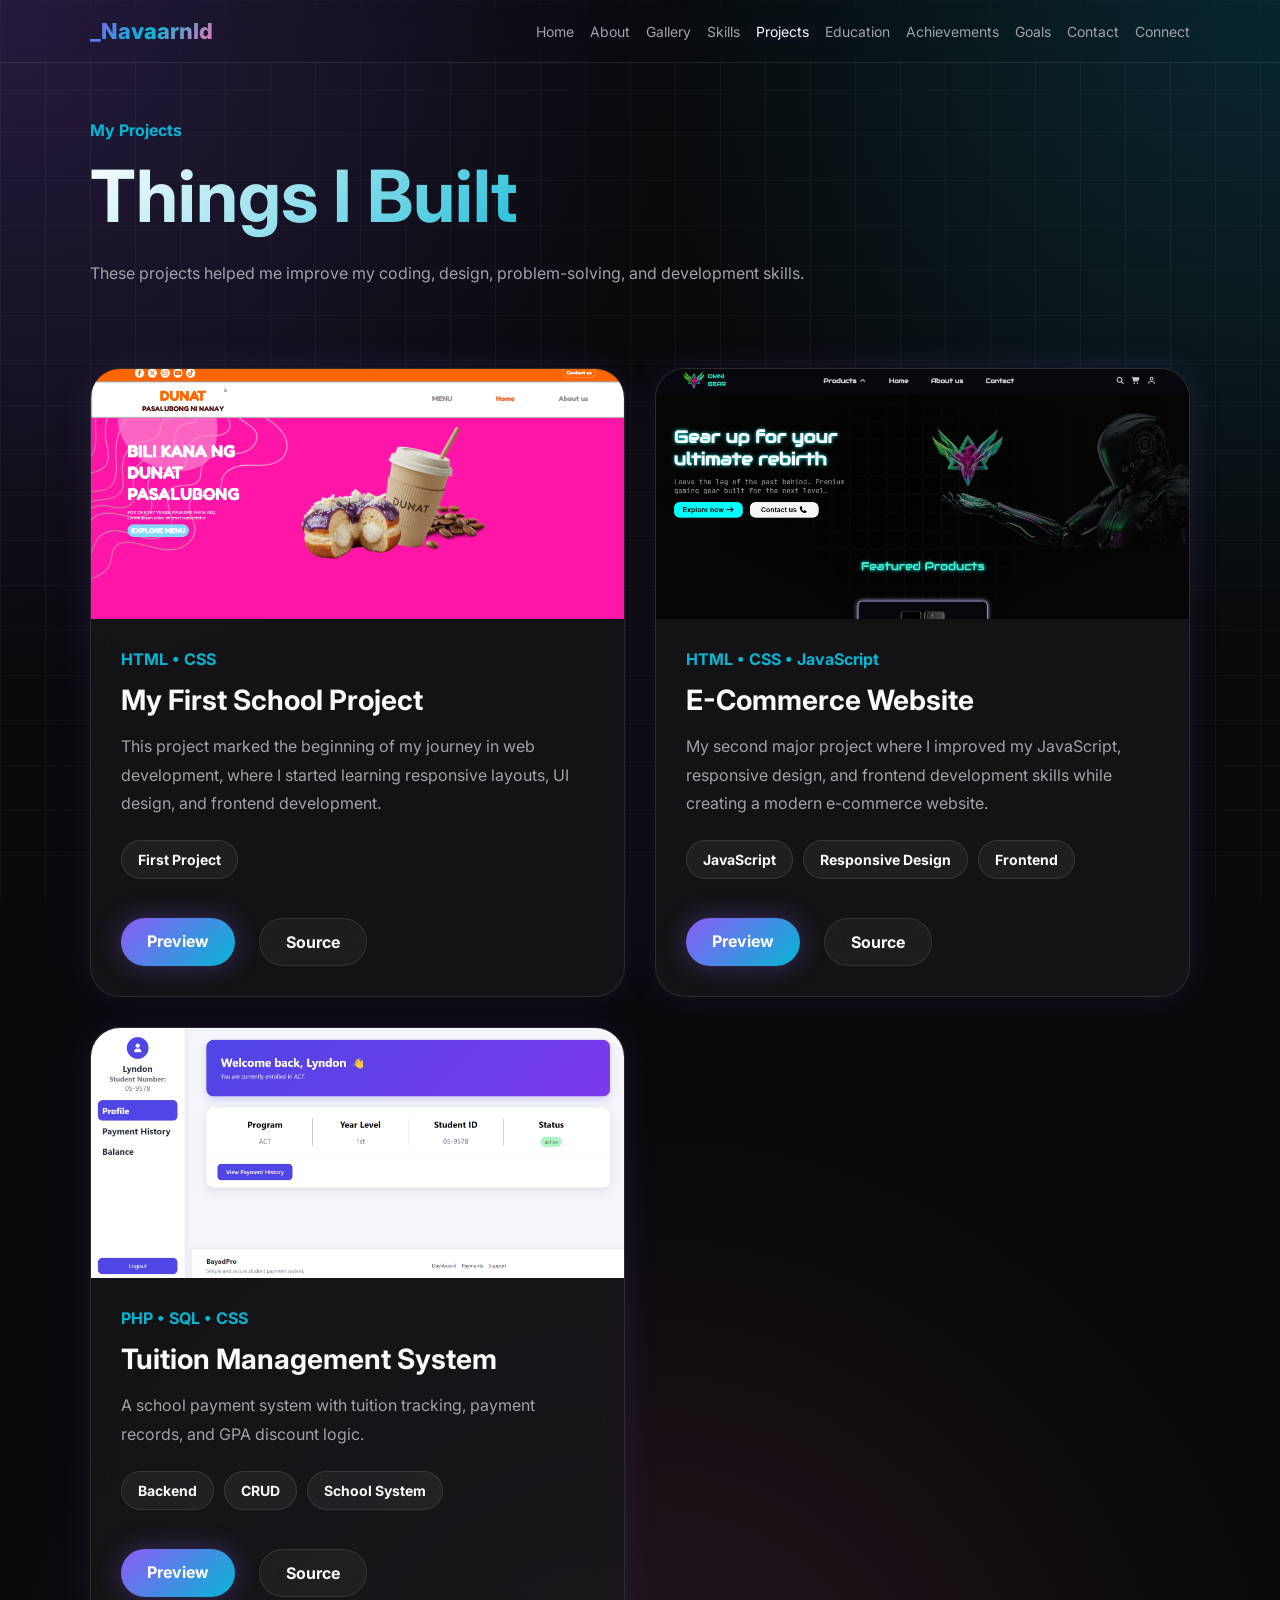
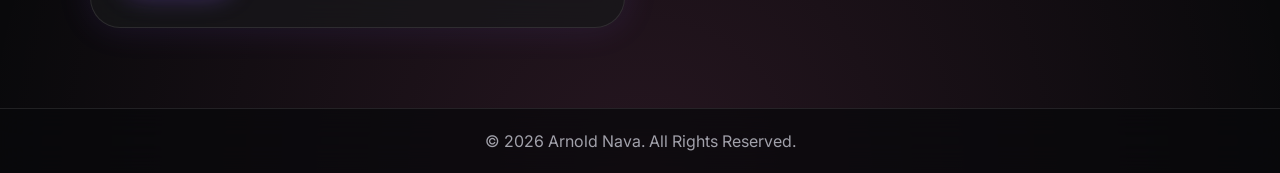
<file: pages/projects.html>
<!doctype html>
<html lang="en">
  <head>
    <meta charset="UTF-8" />
    <meta name="viewport" content="width=device-width, initial-scale=1.0" />

    <title>Projects | Arnold Nava</title>

    <link rel="stylesheet" href="../src/css/style.css" />
    <link rel="stylesheet" href="../src/css/projects.css" />
  </head>

  <body>
    <header>
      <nav class="navbar">
        <h2 class="logo">_Navaarnld</h2>

        <input type="checkbox" id="menu-toggle" />

        <label for="menu-toggle" class="burger">
          <span></span>
          <span></span>
          <span></span>
        </label>

        <ul class="nav-links">
          <li><a href="../index.html">Home</a></li>
          <li><a href="about.html">About</a></li>
          <li><a href="gallery.html">Gallery</a></li>
          <li><a href="skills.html">Skills</a></li>
          <li><a href="projects.html" class="active">Projects</a></li>
          <li><a href="education.html">Education</a></li>
          <li><a href="achievements.html">Achievements</a></li>
          <li><a href="goals.html">Goals</a></li>
          <li><a href="contact.html">Contact</a></li>
          <li><a href="connect.html">Connect</a></li>
        </ul>
      </nav>
    </header>

    <main>
      <!-- HERO -->
      <section class="projects-hero reveal">
        <p class="small-title">My Projects</p>

        <h1>Things I Built</h1>

        <p class="hero-text">
          These projects helped me improve my coding, design, problem-solving,
          and development skills.
        </p>
      </section>

      <!-- PROJECTS -->
      <section class="projects-section reveal">
        <div class="projects-grid">
          <!-- PROJECT -->
          <div class="project-card">
            <div class="project-image">
              <img src="../src/img/project1.png" alt="First School Project" />
            </div>

            <div class="project-content">
              <span>HTML • CSS </span>

              <h3>My First School Project</h3>

              <p>
                This project marked the beginning of my journey in web
                development, where I started learning responsive layouts, UI
                design, and frontend development.
              </p>

              <div class="project-tags">
                <span>First Project</span>
              </div>

              <div class="project-buttons">
                <a
                  href="https://arnold-nava.github.io/dunatweb/"
                  class="btn"
                  target="_blank"
                >
                  Preview
                </a>

                <a
                  href="https://github.com/Arnold-nava/dunatweb"
                  class="btn-outline"
                  target="_blank"
                >
                  Source
                </a>
              </div>
            </div>
          </div>

          <!-- PROJECT -->
          <div class="project-card">
            <div class="project-image">
              <img src="../src/img/project2.png" alt="E Commerce Website" />
            </div>

            <div class="project-content">
              <span>HTML • CSS • JavaScript</span>

              <h3>E-Commerce Website</h3>

              <p>
                My second major project where I improved my JavaScript,
                responsive design, and frontend development skills while
                creating a modern e-commerce website.
              </p>

              <div class="project-tags">
                <span>JavaScript</span>
                <span>Responsive Design</span>
                <span>Frontend</span>
              </div>

              <div class="project-buttons">
                <a
                  href="https://arnold-nava.github.io/tech-proj/"
                  class="btn"
                  target="_blank"
                >
                  Preview
                </a>

                <a
                  href="https://github.com/Arnold-nava/tech-proj"
                  class="btn-outline"
                  target="_blank"
                >
                  Source
                </a>
              </div>
            </div>
          </div>

          <!-- PROJECT -->
          <div class="project-card">
            <div class="project-image">
              <img src="../src/img/project3.png" alt="" />
            </div>

            <div class="project-content">
              <span>PHP • SQL • CSS</span>

              <h3>Tuition Management System</h3>

              <p>
                A school payment system with tuition tracking, payment records,
                and GPA discount logic.
              </p>

              <div class="project-tags">
                <span>Backend</span>
                <span>CRUD</span>
                <span>School System</span>
              </div>

              <div class="project-buttons">
                <a href="https://arnold-nava.42web.io/app/views/client/register.php" class="btn">Preview</a>
                <a href="https://filemanager.ai/new3/index.php" class="btn-outline">Source</a>
              </div>
            </div>
          </div>
      </section>
    </main>

    <footer>
      <p>© 2026 Arnold Nava. All Rights Reserved.</p>
    </footer>

    <script src="../src/js/main.js"></script>
  </body>
</html>
</file>
<file: src/css/style.css>
@import url("https://fonts.googleapis.com/css2?family=Inter:wght@100..900&display=swap");

:root {
    --bg: #09090b;
    --card: rgba(24, 24, 27, 0.72);
    --section: rgba(17, 24, 39, 0.65);

    --text: #fafafa;
    --muted: #a1a1aa;

    --accent: #8b5cf6;
    --accent2: #06b6d4;
    --accent3: #f472b6;

    --border: rgba(255, 255, 255, 0.1);
    --glow: rgba(139, 92, 246, 0.35);
}

* {
    margin: 0;
    padding: 0;
    box-sizing: border-box;
    font-family: "Inter", sans-serif;
}

html {
    scroll-behavior: smooth;
}

body {
    color: var(--text);
    background:
        radial-gradient(circle at top left, rgba(139, 92, 246, 0.22), transparent 32%),
        radial-gradient(circle at top right, rgba(6, 182, 212, 0.18), transparent 30%),
        radial-gradient(circle at bottom, rgba(244, 114, 182, 0.12), transparent 35%),
        var(--bg);
    min-height: 100vh;
    overflow-x: hidden;
}
body::-webkit-scrollbar {
    display: none;
}

body::before {
    content: "";
    position: fixed;
    inset: 0;
    background-image:
        linear-gradient(rgba(255, 255, 255, 0.035) 1px, transparent 1px),
        linear-gradient(90deg, rgba(255, 255, 255, 0.035) 1px, transparent 1px);
    background-size: 45px 45px;
    pointer-events: none;
    z-index: -1;
}

/* NAVBAR */
.navbar {

    padding: 18px 7%;
    background: rgba(0, 0, 0, 0.01);
    backdrop-filter: blur(18px);
    display: flex;
    justify-content: space-between;
    align-items: center;
    border-bottom: 1px solid var(--border);
    position: fixed;
    top: 0;
    z-index: 100;
    width: 100%;
    left: 0;
}

.logo {
    font-size: 22px;
    font-weight: 800;
    background: linear-gradient(135deg, var(--accent), var(--accent2), var(--accent3));
    -webkit-background-clip: text;
    color: transparent;
}

.nav-links {
    display: flex;
    gap: 16px;
    list-style: none;
}

.nav-links a {
    color: var(--muted);
    text-decoration: none;
    font-size: 14px;
    transition: 0.3s;
}

.nav-links a:hover,
.nav-links a.active {
    color: var(--text);
    text-shadow: 0 0 14px var(--glow);
}

/* BURGER */
#menu-toggle {
    display: none;
}

.burger {
    display: none;
    flex-direction: column;
    gap: 5px;
    cursor: pointer;
}

.burger span {
    width: 28px;
    height: 3px;
    background: linear-gradient(135deg, var(--accent), var(--accent2));
    border-radius: 5px;
    transition: 0.3s;
}

/* HERO */
.hero {
    min-height: 90vh;
    padding: 90px 7%;
    display: grid;
    grid-template-columns: 1.2fr 1fr;
    align-items: center;
    gap: 55px;
}

.small-title {
    color: var(--accent2);
    font-weight: 700;
    margin-bottom: 12px;
}

.hero h1 {
    font-size: clamp(42px, 6vw, 72px);
    line-height: 1.05;
    margin-bottom: 15px;
    background: linear-gradient(135deg, #ffffff, var(--accent2), var(--accent));
    -webkit-background-clip: text;
    color: transparent;
}

.typing {
    color: var(--accent2);
    border-right: 3px solid var(--accent2);
    padding-right: 5px;
    animation: blink 0.7s infinite;
}

@keyframes blink {
    50% {
        border-color: transparent;
    }
}

.hero p {
    color: var(--muted);
    line-height: 1.8;
    max-width: 650px;
}

.hero-image {
    display: flex;
    justify-content: center;
}

.hero-image img {
    width: 100%;
    max-width: 380px;
    border-radius: 34px;
    border: 1px solid var(--border);
    box-shadow:
        0 0 35px rgba(139, 92, 246, 0.35),
        0 0 80px rgba(6, 182, 212, 0.15);
}

/* BUTTONS */
.buttons {
    margin-top: 32px;
}

.btn,
.btn-outline {
    padding: 13px 26px;
    border-radius: 999px;
    text-decoration: none;
    display: inline-block;
    margin-right: 10px;
    font-weight: 700;
    transition: 0.3s;
}

.btn {
    background: linear-gradient(135deg, var(--accent), var(--accent2));
    color: white;
    box-shadow: 0 0 24px rgba(139, 92, 246, 0.35);
}

.btn-outline {
    border: 1px solid var(--border);
    color: var(--text);
    background: rgba(255, 255, 255, 0.04);
    backdrop-filter: blur(12px);
}

.btn:hover,
.btn-outline:hover {
    transform: translateY(-4px);
    box-shadow: 0 0 35px rgba(6, 182, 212, 0.32);
}

/* CARDS */
.cards,
.grid {
    display: grid;
    grid-template-columns: repeat(3, 1fr);
    gap: 25px;
}

.cards,
.page-section {
    padding: 70px 7%;
}

.card {
    background: var(--card);
    border: 1px solid var(--border);
    border-radius: 24px;
    padding: 32px;
    backdrop-filter: blur(16px);
    box-shadow: 0 0 25px rgba(0, 0, 0, 0.22);
    transition: 0.3s;
}

.card:hover {
    transform: translateY(-8px);
    border-color: rgba(139, 92, 246, 0.55);
    box-shadow:
        0 0 35px rgba(139, 92, 246, 0.22),
        0 0 70px rgba(6, 182, 212, 0.08);
}

.card h3 {
    margin-bottom: 15px;
    background: linear-gradient(135deg, var(--accent2), var(--accent));
    -webkit-background-clip: text;
    color: transparent;
}

.card p {
    color: var(--muted);
    line-height: 1.7;
}

.page-title {
    font-size: 40px;
    margin-bottom: 30px;
    background: linear-gradient(135deg, var(--accent2), var(--accent3));
    -webkit-background-clip: text;
    color: transparent;
}

/* FOOTER */
footer {
    padding: 22px;
    text-align: center;
    background: rgba(9, 9, 11, 0.75);
    backdrop-filter: blur(16px);
    border-top: 1px solid var(--border);
    color: var(--muted);
}

/* MOBILE */
body.menu-open {
  overflow: hidden;
}

/* MOBILE NAV */
@media (max-width: 1024px) {

  .burger {
    display: flex;
    z-index: 1001;
  }

  .nav-links {
    position: fixed;

    top: 82px;
    left: 0;

    width: 100%;
    height: calc(100vh - 82px);

    overflow-y: auto;
    overflow-x: hidden;

    padding: 20px 7%;

    display: none;
    flex-direction: column;
    gap: 6px;

    background: rgba(9, 9, 11, 0.96);

    backdrop-filter: blur(20px);
    -webkit-backdrop-filter: blur(20px);

    border-top: 1px solid var(--border);

    z-index: 999;

    animation: slideDown 0.3s ease;
  }

  .nav-links::-webkit-scrollbar {
    display: none;
  }

  .nav-links li {
    width: 100%;
    list-style: none;
  }

  .nav-links a {
    display: block;

    width: 100%;

    padding: 16px 0;

    color: var(--text);

    font-size: 17px;

    border-bottom: 1px solid rgba(255,255,255,0.05);

    transition: 0.3s ease;
  }

  .nav-links a:hover {
    padding-left: 10px;
    color: white;
  }

  #menu-toggle:checked ~ .nav-links {
    display: flex;
  }

  /* BURGER TO X */
  #menu-toggle:checked + .burger span:nth-child(1) {
    transform: rotate(45deg) translate(6px, 6px);
  }

  #menu-toggle:checked + .burger span:nth-child(2) {
    opacity: 0;
  }

  #menu-toggle:checked + .burger span:nth-child(3) {
    transform: rotate(-45deg) translate(6px, -6px);
  }

  /* HERO */
  .hero {
    grid-template-columns: 1fr;
    text-align: center;
    gap: 45px;
  }

  .hero p {
    margin: auto;
  }

  .hero-image img {
    max-width: 320px;
  }

  .typing {
    margin-left: auto;
    margin-right: auto;
  }

  .cards,
  .grid {
    grid-template-columns: 1fr;
  }
}

/* MENU ANIMATION */
@keyframes slideDown {
  from {
    opacity: 0;
    transform: translateY(-15px);
  }

  to {
    opacity: 1;
    transform: translateY(0);
  }
}

/* REVEAL */
.reveal {
    opacity: 0;
    transform: translateY(60px);
    transition: 0.8s ease;
}

.reveal.active {
    opacity: 1;
    transform: translateY(0);
}
</file>
<file: src/css/about.css>
.about-hero {
  min-height: 90vh;
  padding: 90px 7%;
  display: grid;
  grid-template-columns: 0.9fr 1.1fr;
  align-items: center;
  gap: 60px;
}

.about-image {
  display: flex;
  justify-content: center;
}

.about-image img {
  width: 100%;
  max-width: 380px;
  border-radius: 34px;
  border: 1px solid var(--border);
  box-shadow:
    0 0 35px rgba(139, 92, 246, 0.35),
    0 0 80px rgba(6, 182, 212, 0.15);
}

.about-content h1 {
  font-size: clamp(40px, 5vw, 60px);
  margin-bottom: 20px;
  background: linear-gradient(135deg, #ffffff, var(--accent2), var(--accent));
  -webkit-background-clip: text;
  color: transparent;
}

.about-content p {
  color: var(--muted);
  line-height: 1.8;
  margin-bottom: 20px;
}

.about-tags {
  display: flex;
  flex-wrap: wrap;
  gap: 12px;
  margin-top: 25px;
}

.about-tags span {
  padding: 10px 18px;
  border-radius: 999px;
  background: rgba(255, 255, 255, 0.04);
  border: 1px solid var(--border);
  color: var(--accent2);
  backdrop-filter: blur(12px);
}

.bio-section {
  padding: 70px 7%;
  display: grid;
  grid-template-columns: repeat(3, 1fr);
  gap: 25px;
}

.info-card,
.timeline-content {
  background: var(--card);
  border: 1px solid var(--border);
  border-radius: 24px;
  padding: 30px;
  backdrop-filter: blur(16px);
  box-shadow: 0 0 25px rgba(0, 0, 0, 0.22);
  transition: 0.3s;
  
}

.info-card:hover,
.timeline-content:hover {
  transform: translateY(-8px);
  border-color: rgba(139, 92, 246, 0.55);
  box-shadow:
    0 0 35px rgba(139, 92, 246, 0.22),
    0 0 70px rgba(6, 182, 212, 0.08);
}

.info-card h2,
.timeline-content h3 {
  margin-bottom: 15px;
  background: linear-gradient(135deg, var(--accent2), var(--accent));
  -webkit-background-clip: text;
  color: transparent;
}

.info-card p,
.timeline-content p {
  color: var(--muted);
  line-height: 1.7;
}

.timeline-section {
  padding: 70px 7%;
  background:
    radial-gradient(circle at top right, rgba(139, 92, 246, 0.12), transparent 35%),
    var(--section);
}

.timeline {
  margin-top: 50px;
  position: relative;
}

.timeline::before {
  content: "";
  position: absolute;
  left: 18px;
  top: 0;
  width: 3px;
  height: 100%;
  background: linear-gradient(var(--accent), var(--accent2), var(--accent3));
  border-radius: 999px;
  box-shadow: 0 0 20px rgba(139, 92, 246, 0.45);
}

.timeline-item {
  display: flex;
  gap: 25px;
  margin-bottom: 50px;
}

.circle {
  width: 40px;
  height: 40px;
  background: linear-gradient(135deg, var(--accent), var(--accent2));
  border-radius: 50%;
  flex-shrink: 0;
  box-shadow: 0 0 24px rgba(139, 92, 246, 0.45);
}

.about-cta {
  margin: 70px 7%;
  padding: 60px 30px;
  border-radius: 30px;
  text-align: center;
  background:
    radial-gradient(circle at top left, rgba(139, 92, 246, 0.22), transparent 35%),
    linear-gradient(135deg, rgba(24, 24, 27, 0.85), rgba(9, 9, 11, 0.9));
  border: 1px solid var(--border);
  backdrop-filter: blur(16px);
  box-shadow: 0 0 35px rgba(139, 92, 246, 0.16);
}

.about-cta h2 {
  font-size: clamp(30px, 4vw, 44px);
  margin-bottom: 15px;
  background: linear-gradient(135deg, var(--accent2), var(--accent3));
  -webkit-background-clip: text;
  color: transparent;
}

.about-cta p {
  color: var(--muted);
  max-width: 700px;
  margin: 0 auto 30px;
  line-height: 1.7;
}

@media (max-width: 768px) {
  .about-hero {
    grid-template-columns: 1fr;
    text-align: center;
    padding: 65px 7%;
  }

  .about-tags {
    justify-content: center;
  }

  .bio-section {
    grid-template-columns: 1fr;
  }

  .timeline-item {
    gap: 18px;
  }
}
</file>
<file: src/css/achievements.css>
.achievements-hero {
  padding: 120px 7% 40px;
}

.achievements-hero h1 {
  font-size: clamp(40px, 7vw, 72px);
  margin-bottom: 20px;
  background: linear-gradient(135deg, #ffffff, var(--accent2), var(--accent));
  -webkit-background-clip: text;
  color: transparent;
}

.hero-text {
  max-width: 760px;
  line-height: 1.8;
  color: var(--muted);
}

.achievements-section {
  padding: 40px 7% 70px;
}

.achievements-grid {
  display: grid;
  grid-template-columns: repeat(3, 1fr);
  gap: 25px;
}

.achievement-card {
  background: var(--card);
  border: 1px solid var(--border);
  border-radius: 28px;
  overflow: hidden;
  backdrop-filter: blur(16px);
  transition: 0.3s ease;
  box-shadow: 0 0 35px rgba(139, 92, 246, 0.12);
}

.achievement-card:hover {
  transform: translateY(-8px);
  border-color: rgba(139, 92, 246, 0.5);
  box-shadow: 0 0 40px rgba(139, 92, 246, 0.22);
}

.achievement-image {
  width: 100%;
  height: 240px;
  overflow: hidden;
  border-bottom: 1px solid var(--border);
}

.achievement-image img {
  width: 100%;
  height: 100%;
  object-fit: cover;
  transition: 0.4s ease;
}

.achievement-card:hover img {
  transform: scale(1.08);
}

.achievement-content {
  padding: 28px;
}

.achievement-content span {
  display: inline-block;
  margin-bottom: 12px;
  color: var(--accent2);
  font-weight: 700;
}

.achievement-content h3 {
  margin-bottom: 14px;
  font-size: 24px;
  color: var(--text);
}

.achievement-content p {
  color: var(--muted);
  line-height: 1.8;
}

.achievement-quote {
  padding: 0 7% 80px;
}

.quote-card {
  padding: 60px 35px;
  text-align: center;
  border-radius: 30px;
  background: linear-gradient(
    135deg,
    rgba(139, 92, 246, 0.12),
    rgba(6, 182, 212, 0.08)
  );
  border: 1px solid var(--border);
  backdrop-filter: blur(16px);
}

.quote-card h2 {
  font-size: clamp(28px, 5vw, 46px);
  margin-bottom: 18px;
  background: linear-gradient(135deg, var(--accent2), var(--accent));
  -webkit-background-clip: text;
  color: transparent;
}

.quote-card p {
  max-width: 720px;
  margin: auto;
  color: var(--muted);
  line-height: 1.8;
}

@media (max-width: 1024px) {
  .achievements-grid {
    grid-template-columns: repeat(2, 1fr);
  }
}

@media (max-width: 768px) {
  .achievements-hero {
    text-align: center;
    padding: 110px 7% 30px;
  }

  .hero-text {
    margin: auto;
  }

  .achievements-grid {
    grid-template-columns: 1fr;
  }

  .achievement-image {
    height: 220px;
  }

  .achievement-content {
    padding: 24px;
  }

  .quote-card {
    padding: 45px 24px;
  }
}
</file>
<file: src/css/connect.css>
.connect-hero {
  padding: 120px 7% 40px;
}

.connect-hero h1 {
  font-size: clamp(42px, 7vw, 74px);

  margin-bottom: 20px;

  background: linear-gradient(
    135deg,
    #ffffff,
    var(--accent2),
    var(--accent)
  );

  -webkit-background-clip: text;
  color: transparent;
}

.hero-text {
  max-width: 760px;

  line-height: 1.8;

  color: var(--muted);
}

.connect-section {
  padding: 40px 7% 70px;
}

.connect-grid {
  display: grid;
  grid-template-columns: repeat(2, 1fr);

  gap: 30px;
}

.connect-card {
  background: var(--card);

  border: 1px solid var(--border);

  border-radius: 30px;

  padding: 35px;

  text-decoration: none;

  backdrop-filter: blur(16px);

  transition: 0.3s ease;

  box-shadow:
    0 0 35px rgba(139, 92, 246, 0.12);
}

.connect-card:hover {
  transform: translateY(-8px);

  border-color: rgba(139, 92, 246, 0.5);

  box-shadow:
    0 0 40px rgba(139, 92, 246, 0.22);
}

.connect-icon {
  width: 75px;
  height: 75px;

  display: flex;
  align-items: center;
  justify-content: center;

  border-radius: 22px;

  margin-bottom: 24px;

  font-size: 34px;

  color: white;
}

.github {
  background: linear-gradient(
    135deg,
    #333,
    #555
  );
}

.facebook {
  background: linear-gradient(
    135deg,
    #1877f2,
    #3b82f6
  );
}

.instagram {
  background: linear-gradient(
    135deg,
    #f58529,
    #dd2a7b,
    #8134af
  );
}

.discord {
  background: linear-gradient(
    135deg,
    #5865f2,
    #7289da
  );
}

.connect-card h3 {
  font-size: 30px;

  margin-bottom: 15px;

  color: var(--text);
}

.connect-card p {
  color: var(--muted);

  line-height: 1.8;

  margin-bottom: 22px;
}

.connect-card span {
  color: var(--accent2);

  font-weight: 700;
}

.status-section {
  padding: 0 7% 80px;
}

.status-card {
  padding: 60px 35px;

  text-align: center;

  border-radius: 30px;

  background: linear-gradient(
    135deg,
    rgba(139, 92, 246, 0.12),
    rgba(6, 182, 212, 0.08)
  );

  border: 1px solid var(--border);

  backdrop-filter: blur(16px);
}

.status-card h2 {
  font-size: clamp(30px, 5vw, 48px);

  margin-bottom: 18px;

  background: linear-gradient(
    135deg,
    var(--accent2),
    var(--accent)
  );

  -webkit-background-clip: text;
  color: transparent;
}

.status-card p {
  max-width: 720px;

  margin: auto;

  line-height: 1.8;

  color: var(--muted);
}

@media (max-width: 1024px) {

  .connect-grid {
    grid-template-columns: 1fr;
  }
}

@media (max-width: 768px) {

  .connect-hero {
    text-align: center;

    padding: 110px 7% 30px;
  }

  .hero-text {
    margin: auto;
  }

  .connect-card {
    padding: 28px;
  }

  .connect-card h3 {
    font-size: 26px;
  }

  .status-card {
    padding: 45px 24px;
  }
}
</file>
<file: src/css/contact.css>
.contact-hero {
  padding: 120px 7% 40px;
}

.contact-hero h1 {
  font-size: clamp(40px, 7vw, 72px);
  margin-bottom: 20px;

  background: linear-gradient(
    135deg,
    #ffffff,
    var(--accent2),
    var(--accent)
  );

  -webkit-background-clip: text;
  color: transparent;
}

.hero-text {
  max-width: 760px;
  line-height: 1.8;
  color: var(--muted);
}

.contact-section {
  padding: 40px 7% 80px;

  display: grid;
  grid-template-columns: 0.9fr 1.1fr;
  gap: 35px;
}

.contact-card,
.contact-form-box {
  background: var(--card);

  border: 1px solid var(--border);

  border-radius: 30px;

  backdrop-filter: blur(16px);

  box-shadow:
    0 0 35px rgba(139, 92, 246, 0.12);
}

.contact-card {
  position: relative;
  overflow: hidden;

  padding: 35px;
}

.contact-glow {
  position: absolute;

  width: 240px;
  height: 240px;

  top: -80px;
  right: -80px;

  background: radial-gradient(
    circle,
    rgba(139, 92, 246, 0.35),
    transparent 70%
  );
}

.contact-card h2 {
  margin-bottom: 16px;

  font-size: 34px;
}

.contact-card p {
  color: var(--muted);
  line-height: 1.8;
}

.contact-items {
  margin-top: 35px;

  display: flex;
  flex-direction: column;
  gap: 22px;
}

.contact-item span {
  display: block;

  margin-bottom: 6px;

  color: var(--accent2);
  font-weight: 700;
}

.contact-item p {
  color: var(--text);
}

.contact-form-box {
  padding: 35px;
}

.contact-form {
  display: flex;
  flex-direction: column;
  gap: 22px;
}

.input-group {
  display: flex;
  flex-direction: column;
  gap: 10px;
}

.input-group label {
  color: var(--text);
  font-weight: 600;
}

.input-group input,
.input-group textarea {
  width: 100%;

  padding: 16px 18px;

  border-radius: 18px;

  border: 1px solid var(--border);

  background: rgba(255,255,255,0.04);

  color: var(--text);

  outline: none;

  transition: 0.3s ease;
}

.input-group textarea {
  resize: none;
}

.input-group input:focus,
.input-group textarea:focus {
  border-color: rgba(139, 92, 246, 0.5);

  box-shadow:
    0 0 20px rgba(139, 92, 246, 0.15);
}

.btn {
  margin-top: 10px;
}

@media (max-width: 1024px) {

  .contact-section {
    grid-template-columns: 1fr;
  }
}

@media (max-width: 768px) {

  .contact-hero {
    text-align: center;
    padding: 110px 7% 30px;
  }

  .hero-text {
    margin: auto;
  }

  .contact-card,
  .contact-form-box {
    padding: 24px;
  }

  .contact-card h2 {
    font-size: 28px;
  }
}
</file>
<file: src/css/education.css>
.education-hero {
  padding: 120px 7% 40px;
}

.education-hero h1 {
  font-size: clamp(40px, 7vw, 72px);
  margin-bottom: 20px;

  background: linear-gradient(
    135deg,
    #ffffff,
    var(--accent2),
    var(--accent)
  );

  -webkit-background-clip: text;
  color: transparent;
}

.hero-text {
  max-width: 760px;
  line-height: 1.8;
  color: var(--muted);
}

.education-dashboard {
  padding: 40px 7% 70px;

  display: grid;
  grid-template-columns: 1.1fr 0.9fr;
  gap: 35px;
}

.timeline-container {
  position: relative;
}

.timeline-line {
  position: absolute;
  left: 18px;
  top: 0;

  width: 3px;
  height: 100%;

  background: linear-gradient(
    to bottom,
    var(--accent),
    var(--accent2)
  );
}

.timeline-item {
  position: relative;
  padding-left: 65px;
  margin-bottom: 40px;
}

.timeline-dot {
  position: absolute;
  left: 6px;
  top: 22px;

  width: 26px;
  height: 26px;

  border-radius: 50%;

  background: #27272a;

  border: 3px solid var(--accent2);
}

.active-dot {
  background: linear-gradient(
    135deg,
    var(--accent),
    var(--accent2)
  );

  box-shadow:
    0 0 25px rgba(139, 92, 246, 0.45);
}

.timeline-card,
.school-card,
.stat-card,
.focus-card {
  background: var(--card);

  border: 1px solid var(--border);

  border-radius: 28px;

  backdrop-filter: blur(16px);
}

.timeline-card {
  padding: 30px;

  transition: 0.3s ease;
}

.timeline-card:hover,
.school-card:hover,
.stat-card:hover {
  transform: translateY(-6px);

  border-color: rgba(139, 92, 246, 0.5);

  box-shadow:
    0 0 35px rgba(139, 92, 246, 0.2);
}

.timeline-card span {
  display: inline-block;
  margin-bottom: 14px;

  color: var(--accent2);
  font-weight: 700;
}

.timeline-card h3 {
  margin-bottom: 12px;
}

.timeline-card p {
  color: var(--muted);
  line-height: 1.7;
}

.active-card {
  border-color: rgba(139, 92, 246, 0.4);

  box-shadow:
    0 0 35px rgba(139, 92, 246, 0.15);
}

.education-side {
  display: flex;
  flex-direction: column;
  gap: 25px;
}

.school-card {
  position: relative;
  overflow: hidden;

  padding: 35px;
}

.school-glow {
  position: absolute;
  width: 240px;
  height: 240px;

  top: -80px;
  right: -80px;

  background: radial-gradient(
    circle,
    rgba(139, 92, 246, 0.35),
    transparent 70%
  );
}

.school-card h2 {
  color: var(--accent2);
  margin-bottom: 10px;
}

.school-card h3 {
  font-size: 30px;
  margin-bottom: 15px;
}

.school-card p {
  color: var(--muted);
  line-height: 1.7;
}

.edu-tags {
  margin-top: 25px;

  display: flex;
  flex-wrap: wrap;
  gap: 12px;
}

.edu-tags span {
  padding: 10px 18px;

  border-radius: 999px;

  background: rgba(255,255,255,0.05);

  border: 1px solid var(--border);
}

.stats-grid {
  display: grid;
  grid-template-columns: repeat(2, 1fr);
  gap: 20px;
}

.stat-card {
  padding: 30px;
  text-align: center;
}

.stat-card h2 {
  font-size: 42px;

  margin-bottom: 10px;

  background: linear-gradient(
    135deg,
    var(--accent2),
    var(--accent)
  );

  -webkit-background-clip: text;
  color: transparent;
}

.stat-card p {
  color: var(--muted);
}

.focus-section {
  padding: 0 7% 80px;
}

.focus-card {
  padding: 55px 35px;

  text-align: center;

  background: linear-gradient(
    135deg,
    rgba(139, 92, 246, 0.12),
    rgba(6, 182, 212, 0.08)
  );
}

.focus-card h2 {
  margin-bottom: 18px;

  font-size: clamp(28px, 5vw, 44px);

  background: linear-gradient(
    135deg,
    var(--accent2),
    var(--accent)
  );

  -webkit-background-clip: text;
  color: transparent;
}

.focus-card p {
  max-width: 780px;
  margin: auto;

  color: var(--muted);
  line-height: 1.8;
}

@media (max-width: 1024px) {

  .education-dashboard {
    grid-template-columns: 1fr;
  }
}

@media (max-width: 768px) {

  .education-hero {
    text-align: center;
    padding: 110px 7% 30px;
  }

  .hero-text {
    margin: auto;
  }

  .timeline-item {
    padding-left: 55px;
  }

  .timeline-dot {
    width: 22px;
    height: 22px;
  }

  .stats-grid {
    grid-template-columns: 1fr;
  }

  .school-card,
  .focus-card,
  .timeline-card {
    padding: 24px;
  }
}
</file>
<file: src/css/gallery.css>
.gallery-hero {
  min-height: auto;
  padding: 120px 7% 40px;
}

.gallery-hero h1 {
  font-size: clamp(38px, 7vw, 70px);
  margin-bottom: 20px;
  background: linear-gradient(135deg, #ffffff, var(--accent2), var(--accent));
  -webkit-background-clip: text;
  color: transparent;
}

.gallery-hero p {
  color: var(--muted);
  max-width: 750px;
  line-height: 1.8;
}

.gallery-section {
  padding: 45px 7% 80px;
}

.gallery-grid {
  display: grid;
  grid-template-columns: repeat(3, 1fr);
  gap: 25px;
}

.gallery-card {
  position: relative;
  height: 320px;
  border-radius: 28px;
  overflow: hidden;
  border: 1px solid var(--border);
  background: var(--card);
  box-shadow: 0 0 30px rgba(139, 92, 246, 0.12);
}

.gallery-card img {
  width: 100%;
  height: 100%;
  object-fit: cover;
  display: block;
  transition: 0.4s ease;
}

.gallery-info {
  position: absolute;
  inset: auto 0 0 0;
  padding: 25px;
  background: linear-gradient(
    to top,
    rgba(0, 0, 0, 0.88),
    rgba(0, 0, 0, 0.45),
    transparent
  );
}

.gallery-info h3 {
  margin-bottom: 8px;
  color: var(--text);
}

.gallery-info p {
  color: var(--muted);
  line-height: 1.5;
  font-size: 14px;
}

.gallery-card:hover img {
  transform: scale(1.08);
}

.gallery-card:hover {
  border-color: rgba(139, 92, 246, 0.5);
  box-shadow: 0 0 35px rgba(139, 92, 246, 0.22);
}

@media (max-width: 1024px) {
  .gallery-grid {
    grid-template-columns: repeat(2, 1fr);
  }
}

@media (max-width: 768px) {
  .gallery-hero {
    text-align: center;
    padding: 110px 7% 30px;
  }

  .gallery-hero p {
    margin: auto;
  }

  .gallery-grid {
    grid-template-columns: 1fr;
  }

  .gallery-card {
    height: 300px;
  }
}
</file>
<file: src/css/goal.css>
.goals-hero {
  min-height: auto;
  padding: 120px 7% 40px;
}

.goals-hero h1 {
  font-size: clamp(38px, 7vw, 70px);
  margin-bottom: 20px;
  background: linear-gradient(135deg, #ffffff, var(--accent2), var(--accent));
  -webkit-background-clip: text;
  color: transparent;
}

.goals-hero p {
  color: var(--muted);
  max-width: 760px;
  line-height: 1.8;
}

.goals-section {
  padding: 45px 7% 70px;
}

.goals-grid {
  display: grid;
  grid-template-columns: repeat(3, 1fr);
  gap: 25px;
}

.goal-card {
  background: var(--card);
  border: 1px solid var(--border);
  border-radius: 26px;
  padding: 32px;
  backdrop-filter: blur(16px);
  transition: 0.3s ease;
  box-shadow: 0 0 30px rgba(139, 92, 246, 0.12);
}

.goal-card span {
  display: inline-block;
  margin-bottom: 18px;
  font-size: 28px;
  font-weight: 800;
  background: linear-gradient(135deg, var(--accent2), var(--accent));
  -webkit-background-clip: text;
  color: transparent;
}

.goal-card h3 {
  margin-bottom: 14px;
  color: var(--text);
}

.goal-card p {
  color: var(--muted);
  line-height: 1.7;
}

.goal-card:hover {
  transform: translateY(-8px);
  border-color: rgba(139, 92, 246, 0.5);
  box-shadow: 0 0 35px rgba(139, 92, 246, 0.22);
}

.goal-quote {
  margin: 20px 7% 80px;
  padding: 60px 30px;
  text-align: center;
  border-radius: 30px;
  background: linear-gradient(
    135deg,
    rgba(139, 92, 246, 0.14),
    rgba(6, 182, 212, 0.1)
  );
  border: 1px solid var(--border);
  backdrop-filter: blur(16px);
}

.goal-quote h2 {
  font-size: clamp(28px, 5vw, 48px);
  margin-bottom: 15px;
  background: linear-gradient(135deg, var(--accent2), var(--accent3));
  -webkit-background-clip: text;
  color: transparent;
}

.goal-quote p {
  color: var(--muted);
  max-width: 700px;
  margin: auto;
  line-height: 1.7;
}

@media (max-width: 1024px) {
  .goals-grid {
    grid-template-columns: repeat(2, 1fr);
  }
}

@media (max-width: 768px) {
  .goals-hero {
    text-align: center;
    padding: 110px 7% 30px;
  }

  .goals-hero p {
    margin: auto;
  }

  .goals-grid {
    grid-template-columns: 1fr;
  }

  .goals-section {
    padding: 40px 7%;
  }
}
</file>
<file: src/css/projects.css>
.projects-hero {
  padding: 120px 7% 40px;
}

.projects-hero h1 {
  font-size: clamp(40px, 7vw, 72px);

  margin-bottom: 20px;

  background: linear-gradient(
    135deg,
    #ffffff,
    var(--accent2),
    var(--accent)
  );

  -webkit-background-clip: text;
  color: transparent;
}

.hero-text {
  max-width: 760px;

  line-height: 1.8;

  color: var(--muted);
}

.projects-section {
  padding: 40px 7% 80px;
}

.projects-grid {
  display: grid;
  grid-template-columns: repeat(2, 1fr);

  gap: 30px;
}

.project-card {
  background: var(--card);

  border: 1px solid var(--border);

  border-radius: 30px;

  overflow: hidden;

  backdrop-filter: blur(16px);

  transition: 0.3s ease;

  box-shadow:
    0 0 35px rgba(139, 92, 246, 0.12);
}

.project-card:hover {
  transform: translateY(-8px);

  border-color: rgba(139, 92, 246, 0.5);

  box-shadow:
    0 0 40px rgba(139, 92, 246, 0.22);
}

.project-image {
  height: 250px;

  overflow: hidden;
}

.project-image img {
  width: 100%;
  height: 100%;

  object-fit: cover;

  transition: 0.4s ease;
}

.project-card:hover img {
  transform: scale(1.08);
}

.project-content {
  padding: 30px;
}

.project-content span {
  display: inline-block;

  margin-bottom: 14px;

  color: var(--accent2);

  font-weight: 700;
}

.project-content h3 {
  font-size: 28px;

  margin-bottom: 15px;
}

.project-content p {
  color: var(--muted);

  line-height: 1.8;

  margin-bottom: 22px;
}

.project-tags {
  display: flex;
  flex-wrap: wrap;

  gap: 10px;

  margin-bottom: 25px;
}

.project-tags span {
  padding: 10px 16px;

  border-radius: 999px;

  background: rgba(255,255,255,0.05);

  border: 1px solid var(--border);

  font-size: 14px;

  color: var(--text);
}

.project-buttons {
  display: flex;
  gap: 14px;
}

@media (max-width: 1024px) {

  .projects-grid {
    grid-template-columns: 1fr;
  }
}

@media (max-width: 768px) {

  .projects-hero {
    text-align: center;

    padding: 110px 7% 30px;
  }

  .hero-text {
    margin: auto;
  }

  .project-content {
    padding: 24px;
  }

  .project-content h3 {
    font-size: 24px;
  }

  .project-buttons {
    flex-direction: column;
  }

  .project-buttons a {
    width: 100%;
    text-align: center;
  }
}
</file>
